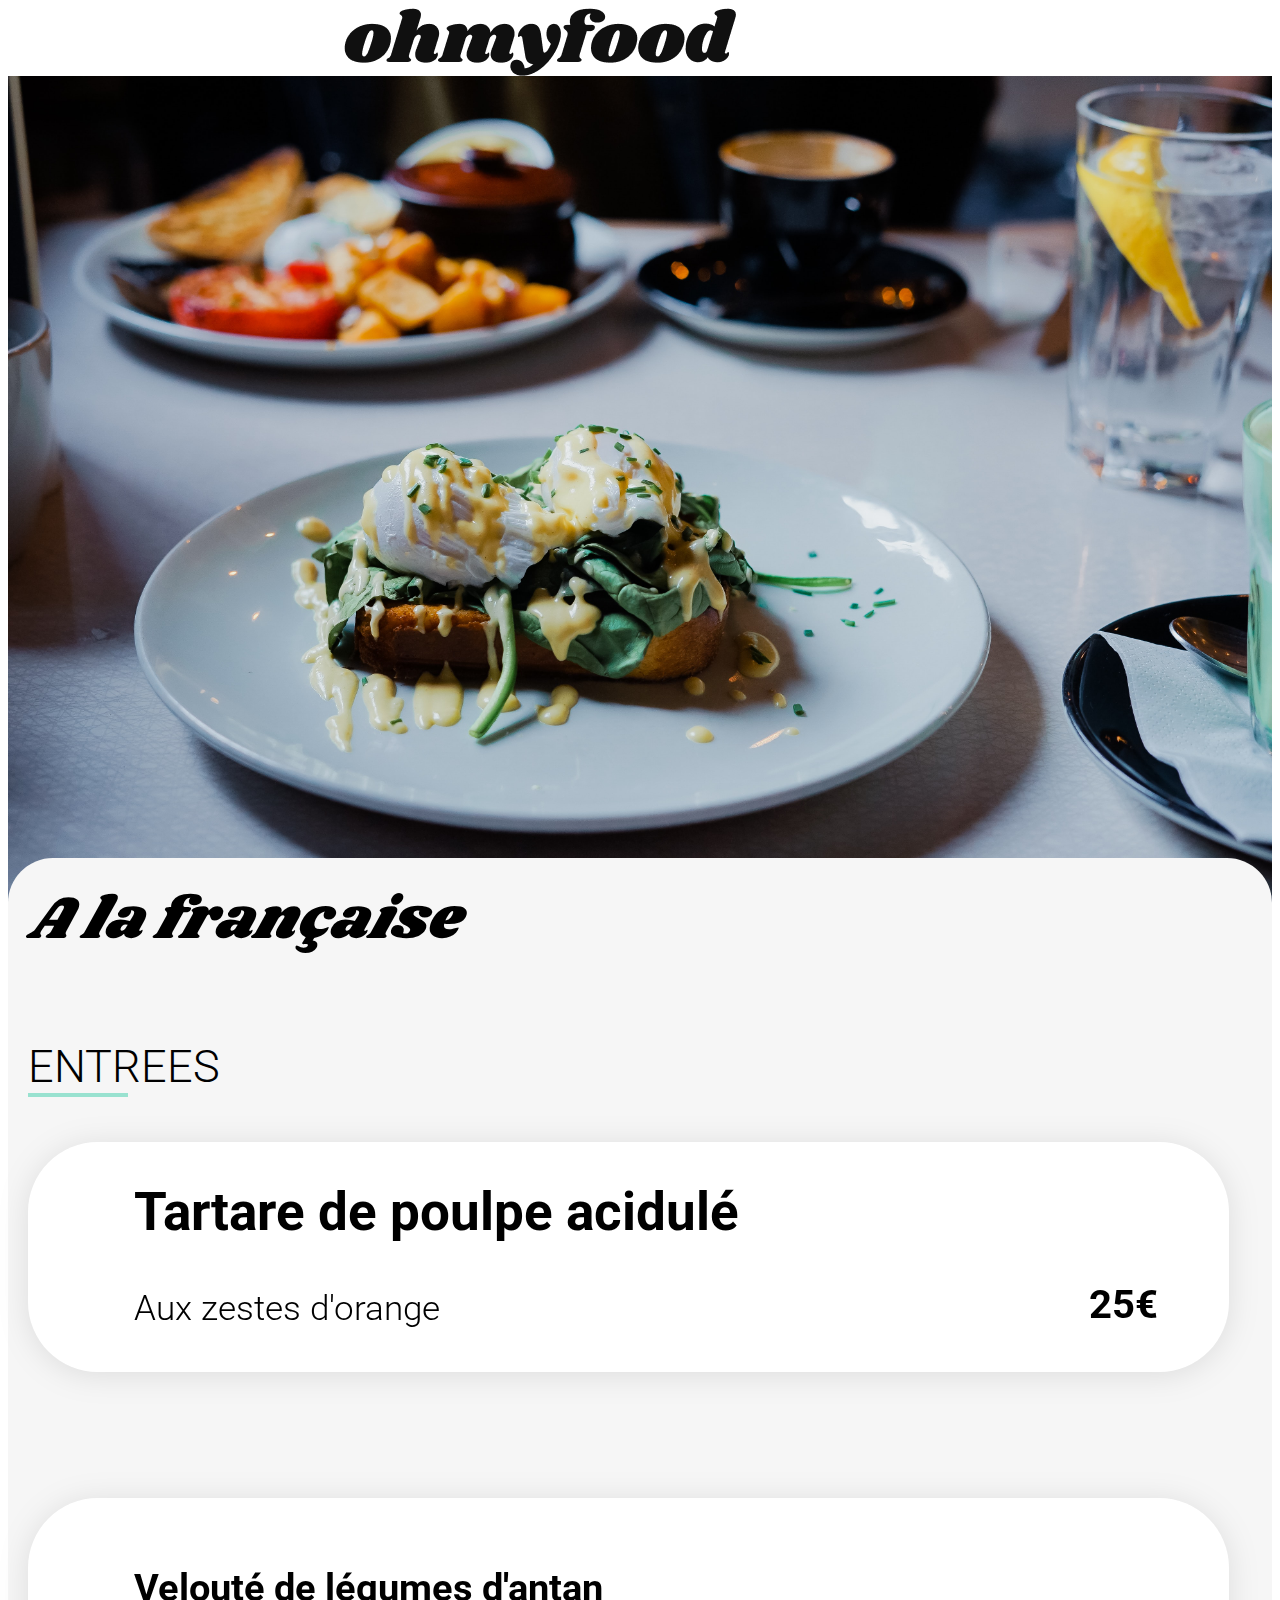
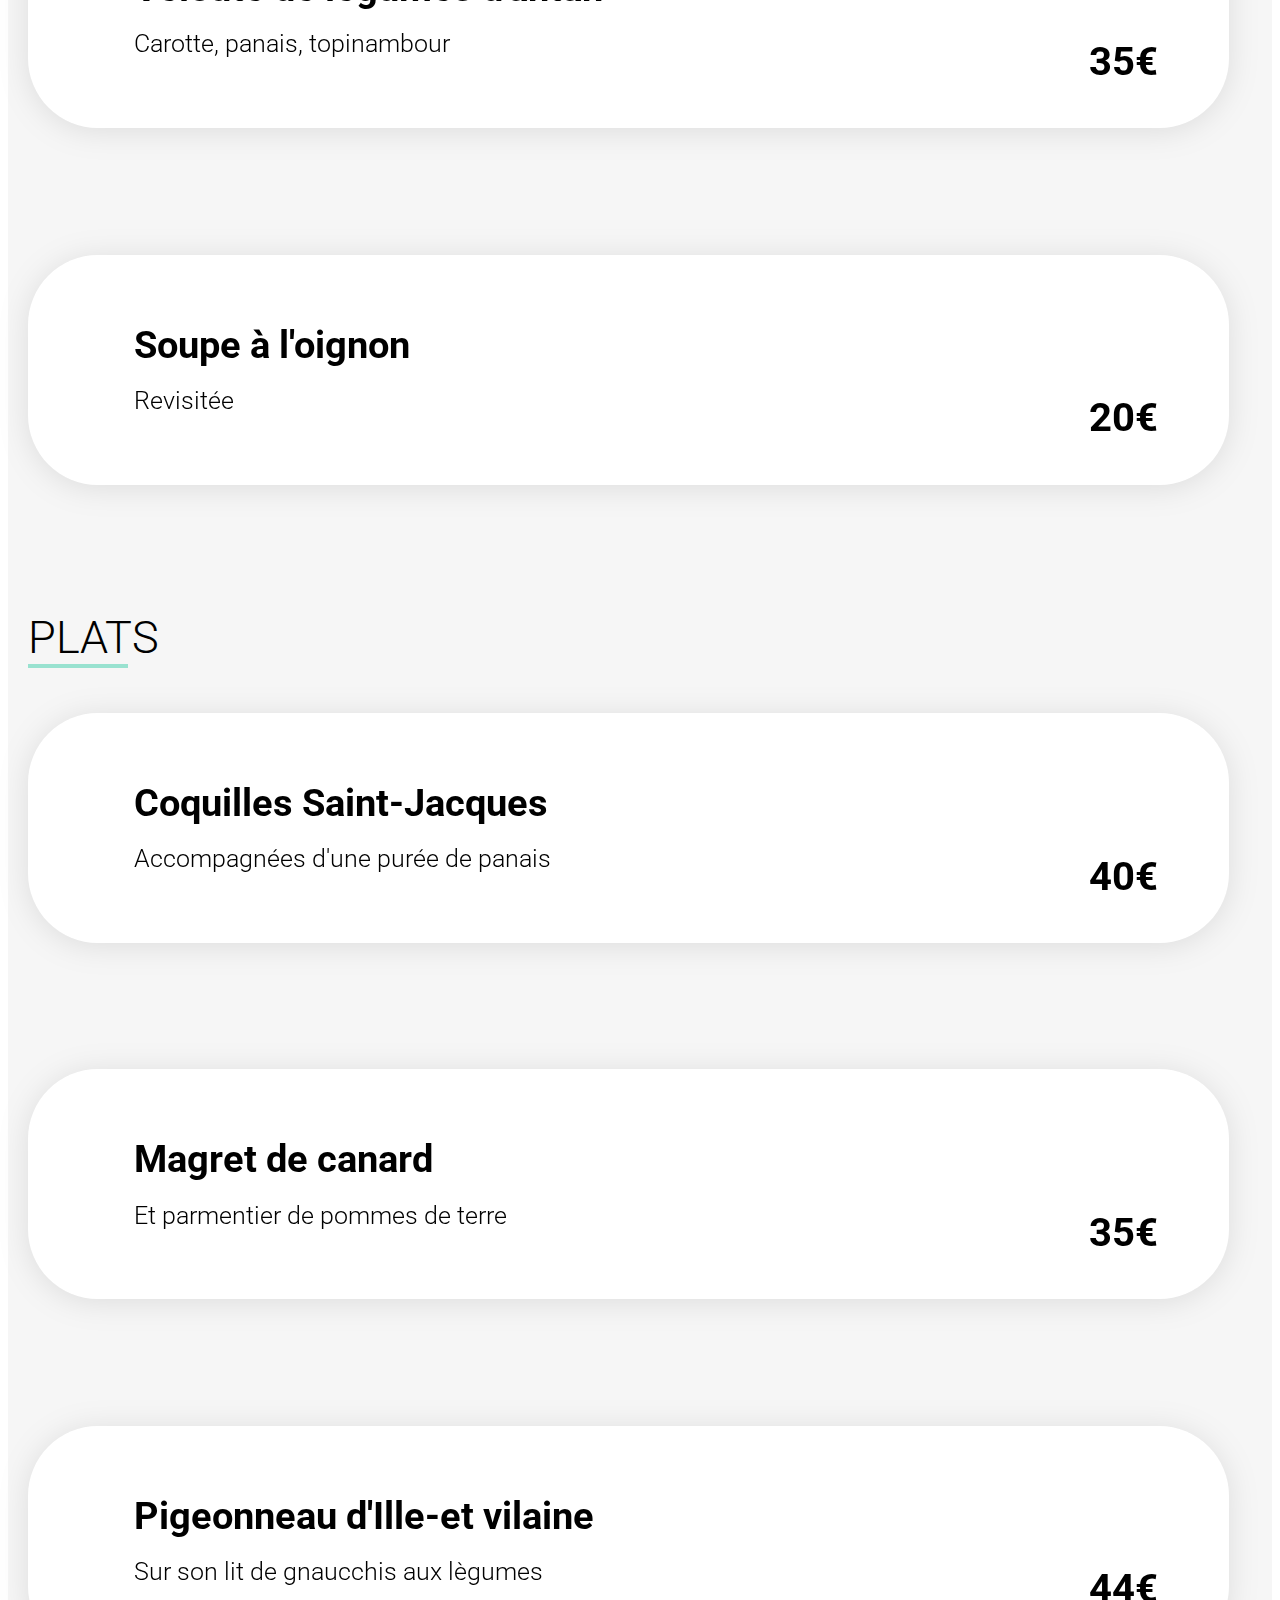
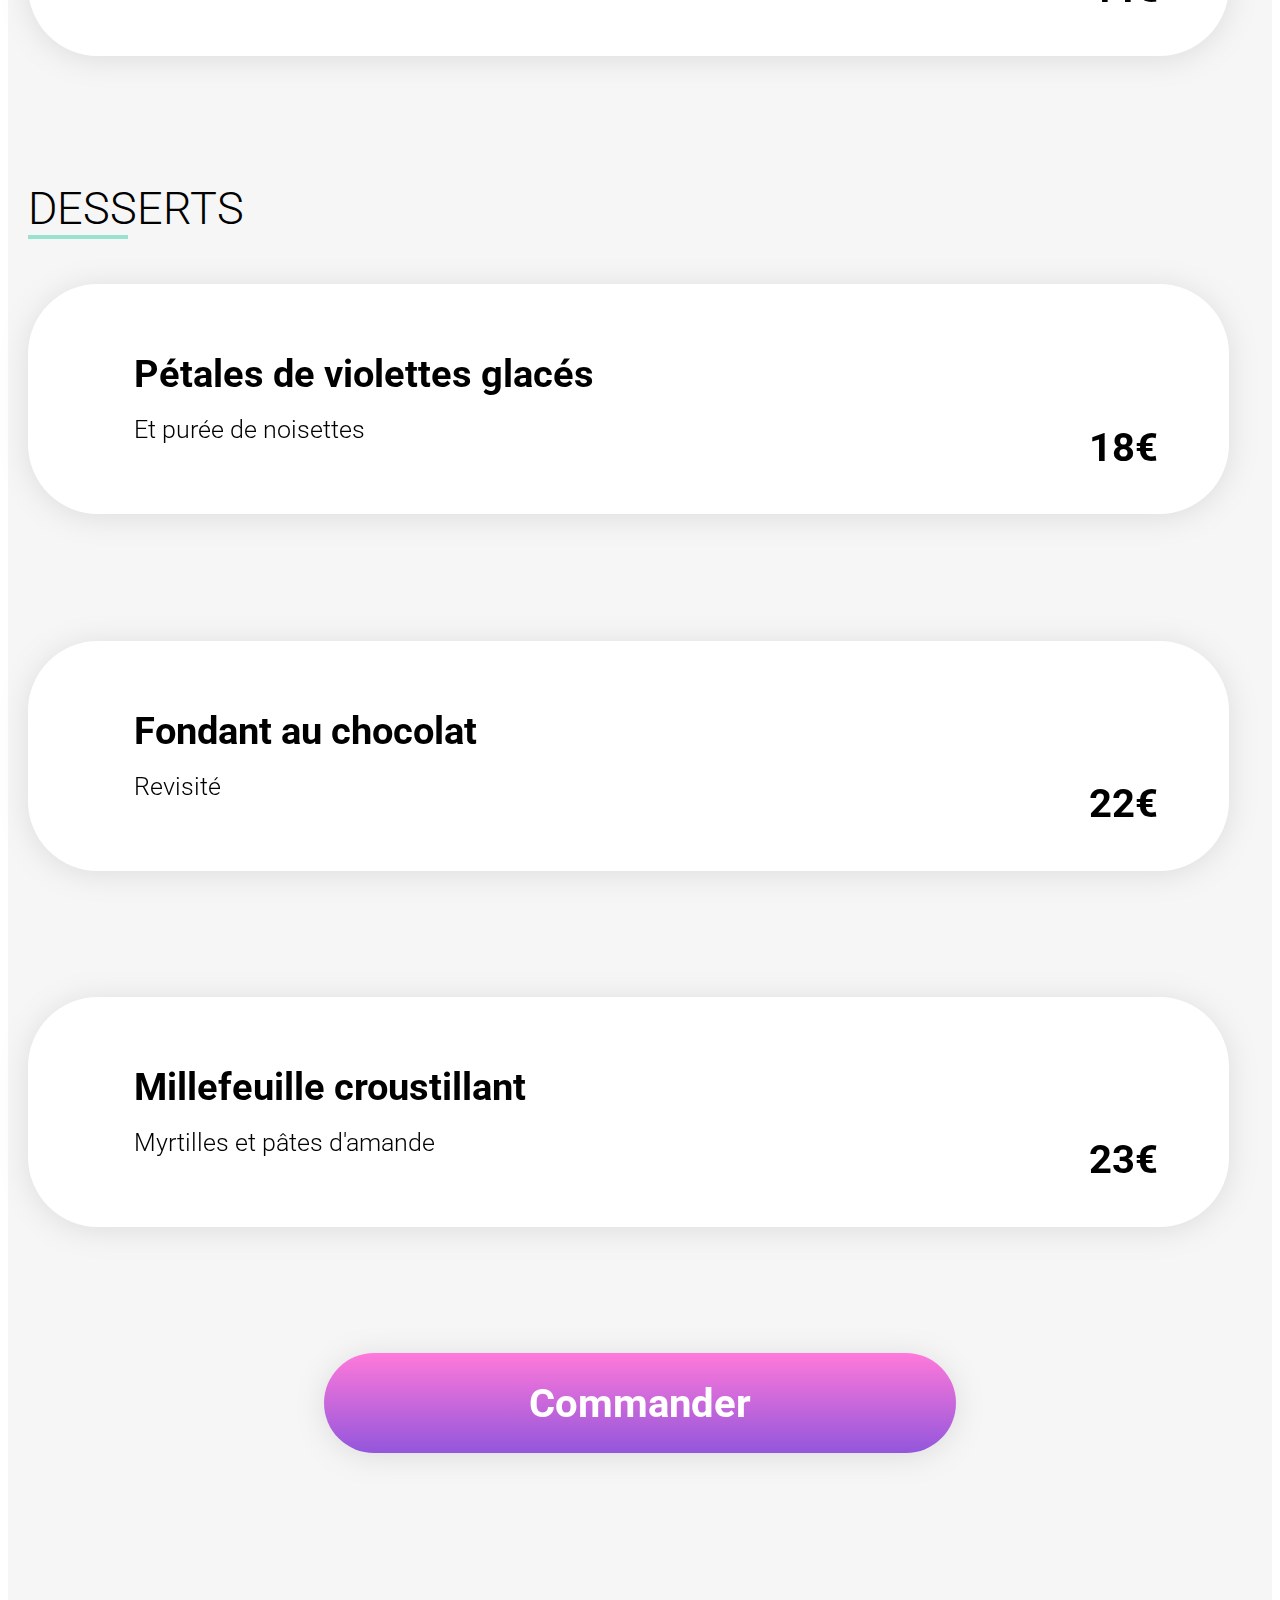
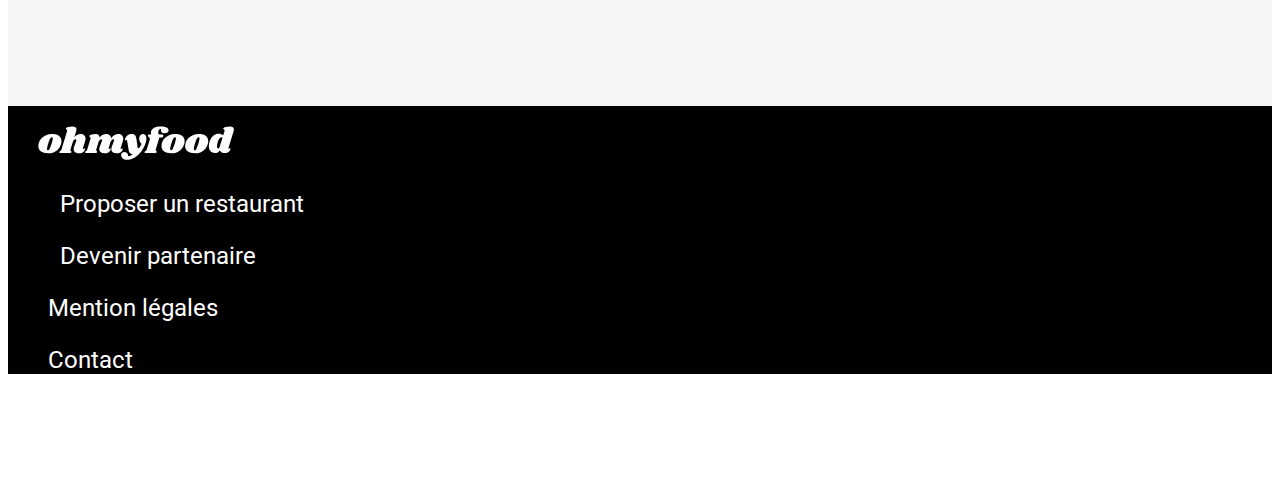
<file: menu/a-la-francaise.html>
<!DOCTYPE html>
<html lang="fr">
<head> 
    <meta charset="UTF-8">
    <title>ohmyfood</title>
    <link href='https://fonts.googleapis.com/css?family=Shrikhand' rel='stylesheet'>
    <link rel="preconnect" href="https://fonts.googleapis.com">
    <link rel="preconnect" href="https://fonts.gstatic.com" crossorigin>
    <link href="https://fonts.googleapis.com/css2?family=Roboto:ital,wght@0,100;0,300;0,400;0,500;0,700;0,900;1,100;1,300;1,400;1,500;1,700;1,900&display=swap" rel="stylesheet">
    <link rel="stylesheet" href="https://cdnjs.cloudflare.com/ajax/libs/font-awesome/6.2.1/css/all.min.css"
         integrity="sha512-MV7K8+y+gLIBoVD59lQIYicR65iaqukzvf/nwasF0nqhPay5w/9lJmVM2hMDcnK1OnMGCdVK+iQrJ7lzPJQd1w=="
         crossorigin="anonymous" referrerpolicy="no-referrer">
    <link rel="stylesheet" href="../css/francaise.css">  
</head>
<body>
<header>
    <div class="logo"><i class="fa-solid fa-arrow-left  flèche"></i><img src="../Images/logo/ohmyfood.png" alt="logo ohmyfood"/></div>
</div>
</header>
<div class="palette"><img src="../Images/restaurants/toa-heftiba-DQKerTsQwi0-unsplash.jpg" alt="Image du menu toa heftiba"/></div>  
<div class="palette-card positioned">
<div>
<h1 class="shrikhand-regular">A la française  <i class="fa-regular fa-heart heart"></i></h1></div>
<p class="titre bordure roboto-regular">ENTREES</p>
<article class="carte">
 <div class="carte-content titre-plat">
<h2>Tartare de poulpe acidulé</h2>
<p class="roboto-regular">Aux zestes d'orange</p></div>
<div class="prix">25€</div>
</article>
<article class="carte">
    <div class="carte-content">
   <h2>Velouté de légumes d'antan</h2>
   <p class="roboto-regular"> Carotte, panais, topinambour</p></div>
   <div class="prix">35€</div>
   </article>
<article class="carte">
    <div class="carte-content">
   <h2>Soupe à l'oignon</h2>
   <p class="roboto-regular">Revisitée</p></div>
   <div class="prix">20€</div>
   </article>
<p class="titre  bordure roboto-regular">PLATS</p>
<article class="carte">
    <div class="carte-content">
   <h2>Coquilles Saint-Jacques</h2>
   <p class="roboto-regular">Accompagnées d'une purée de panais</p></div>
   <div class="prix">40€</div>
   </article>
<article class="carte">
    <div class="carte-content">
   <h2>Magret de canard</h2>
   <p class="roboto-regular">Et parmentier de pommes de terre</p></div>
   <div class="prix">35€</div>
   </article>
<article class="carte">
    <div class="carte-content">
   <h2>Pigeonneau d'Ille-et vilaine</h2>
   <p class="roboto-regular">Sur son lit de gnaucchis aux lègumes</p></div>
   <div class="prix">44€</div>
   </article>
<p class="titre bordure roboto-regular">DESSERTS</p>
<article class="carte">
    <div class="carte-content">
   <h2>Pétales de violettes glacés</h2>
   <p class="roboto-regular">Et purée de noisettes</p></div>
   <div class="prix">18€</div>
   </article>
   <article class="carte">
    <div class="carte-content">
   <h2>Fondant au chocolat</h2>
   <p class="roboto-regular">Revisité</p></div>
   <div class="prix">22€</div>
   </article>
   <article class="carte">
    <div class="carte-content">
   <h2>Millefeuille croustillant</h2>
   <p class="roboto-regular">Myrtilles et pâtes d'amande</p></div>
   <div class="prix">23€</div>
   </article>
<div class="button"> Commander</div>
<footer>
    <div class="footer">
    <div class="logo-footer2"><img src="../Images/logo/ohmyfood@2x.svg" alt="logo ohmyfood"/></div>
<div class="Liens" >
    <font size="5pt">
    <p><i class="fa-solid fa-utensils"></i>&nbsp; Proposer un restaurant</p>
    <p><i class="fa-solid fa-handshake-angle"></i>&nbsp; Devenir partenaire</p>
    <p>Mention légales</p>
    <p>Contact</p>
</font>
</div>
</div>
</footer>
</div>
</body>
</html>
</file>
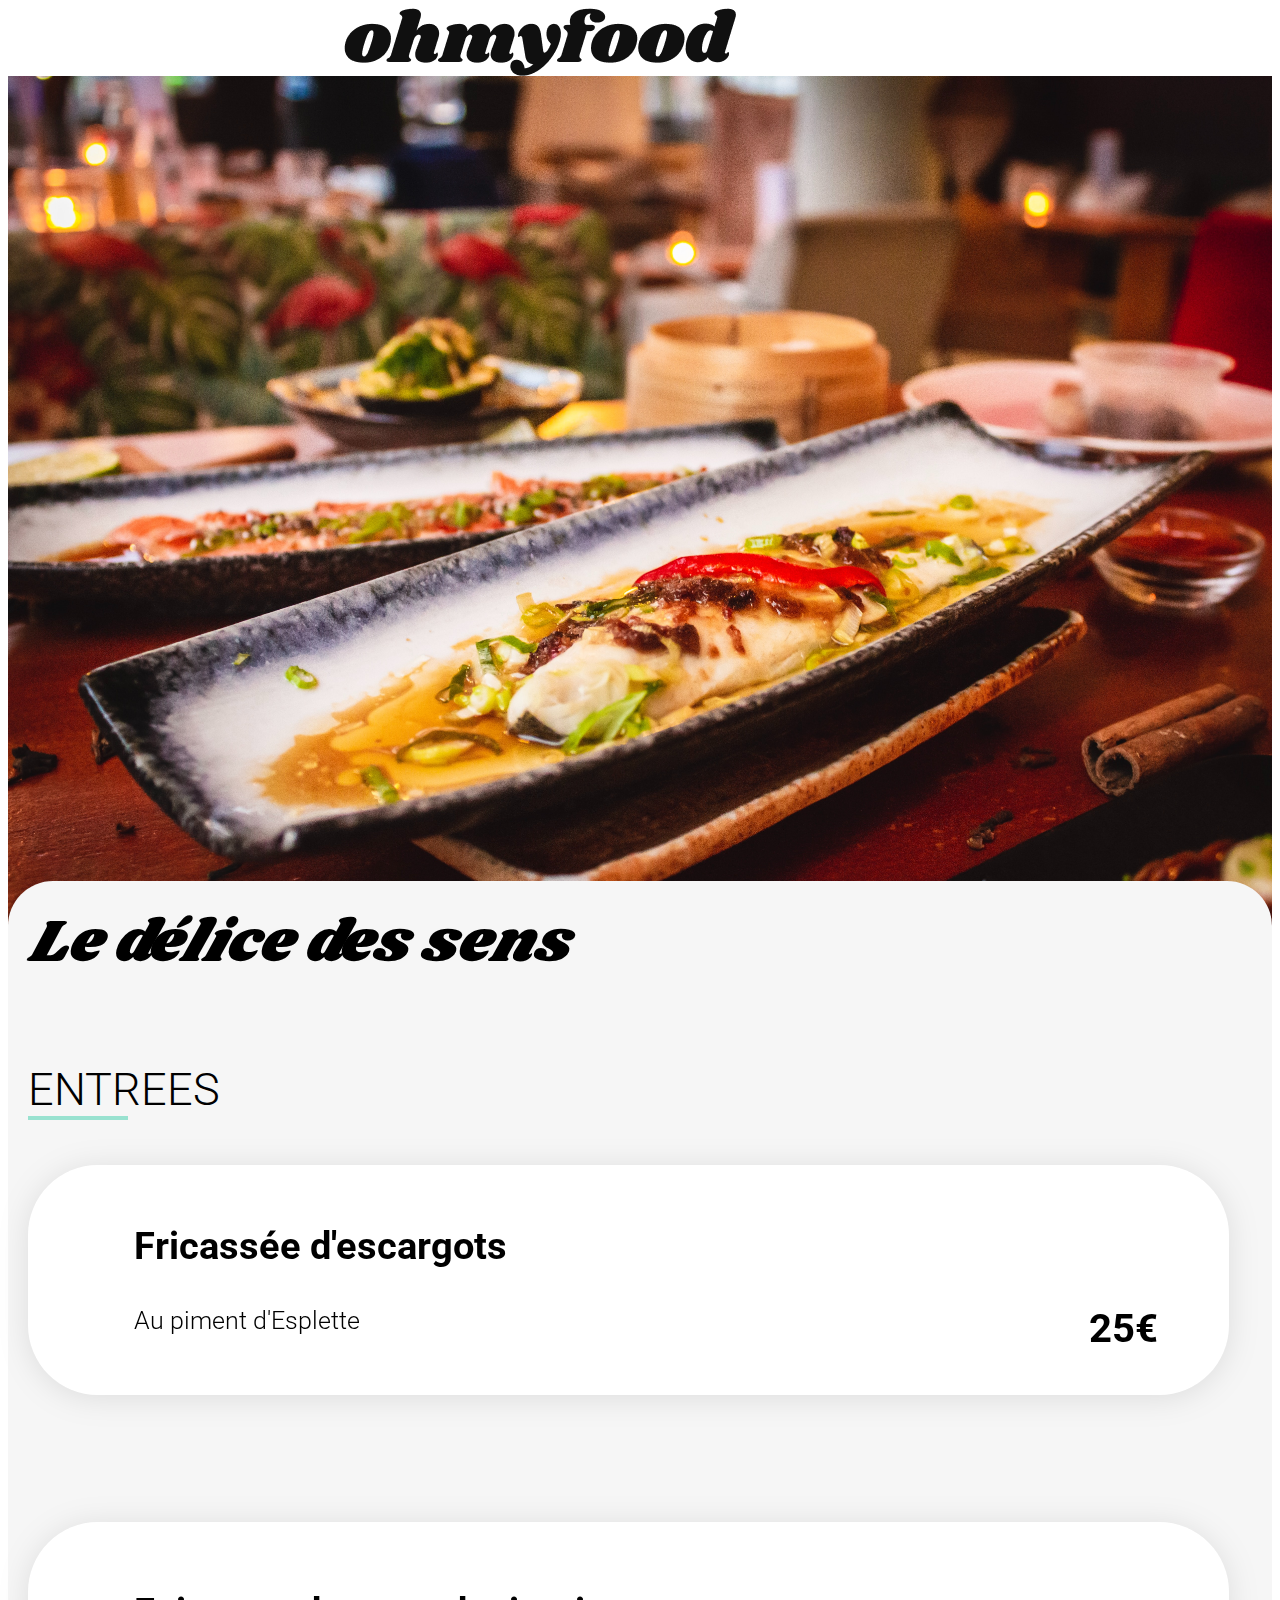
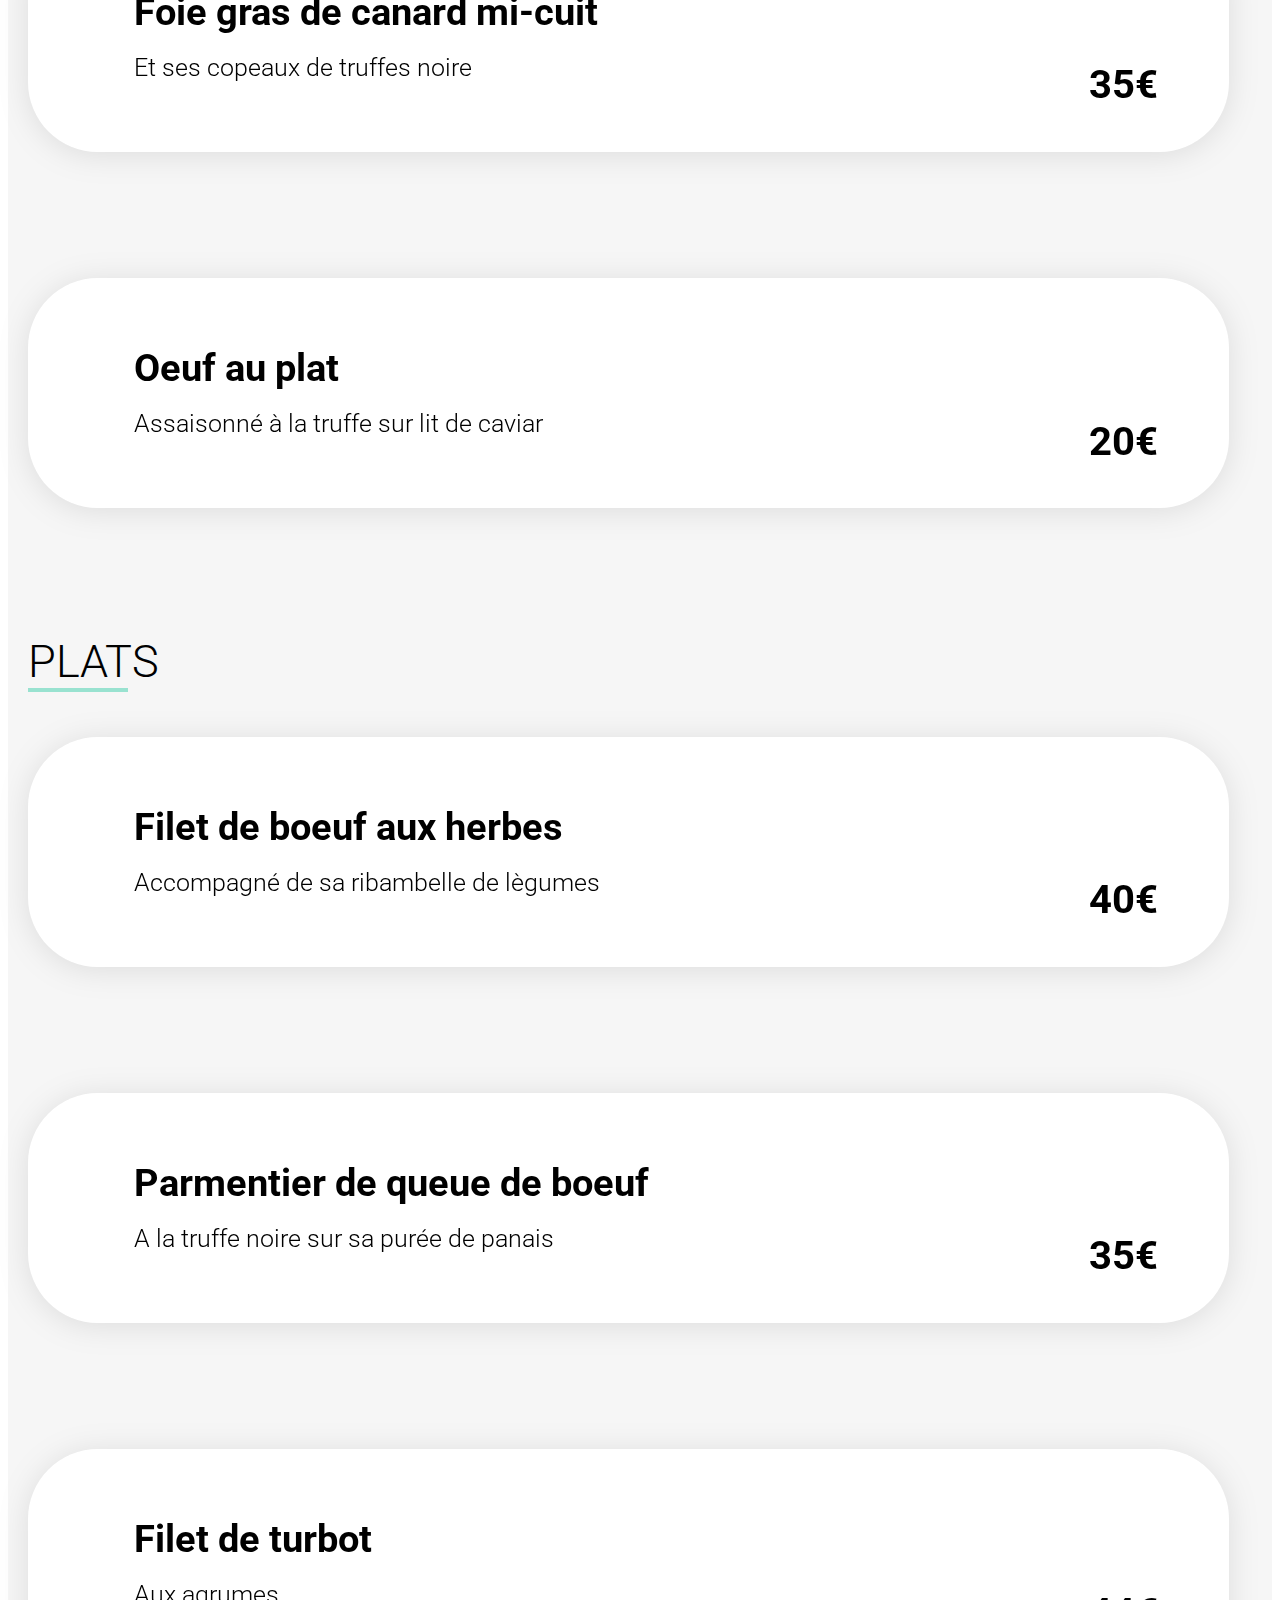
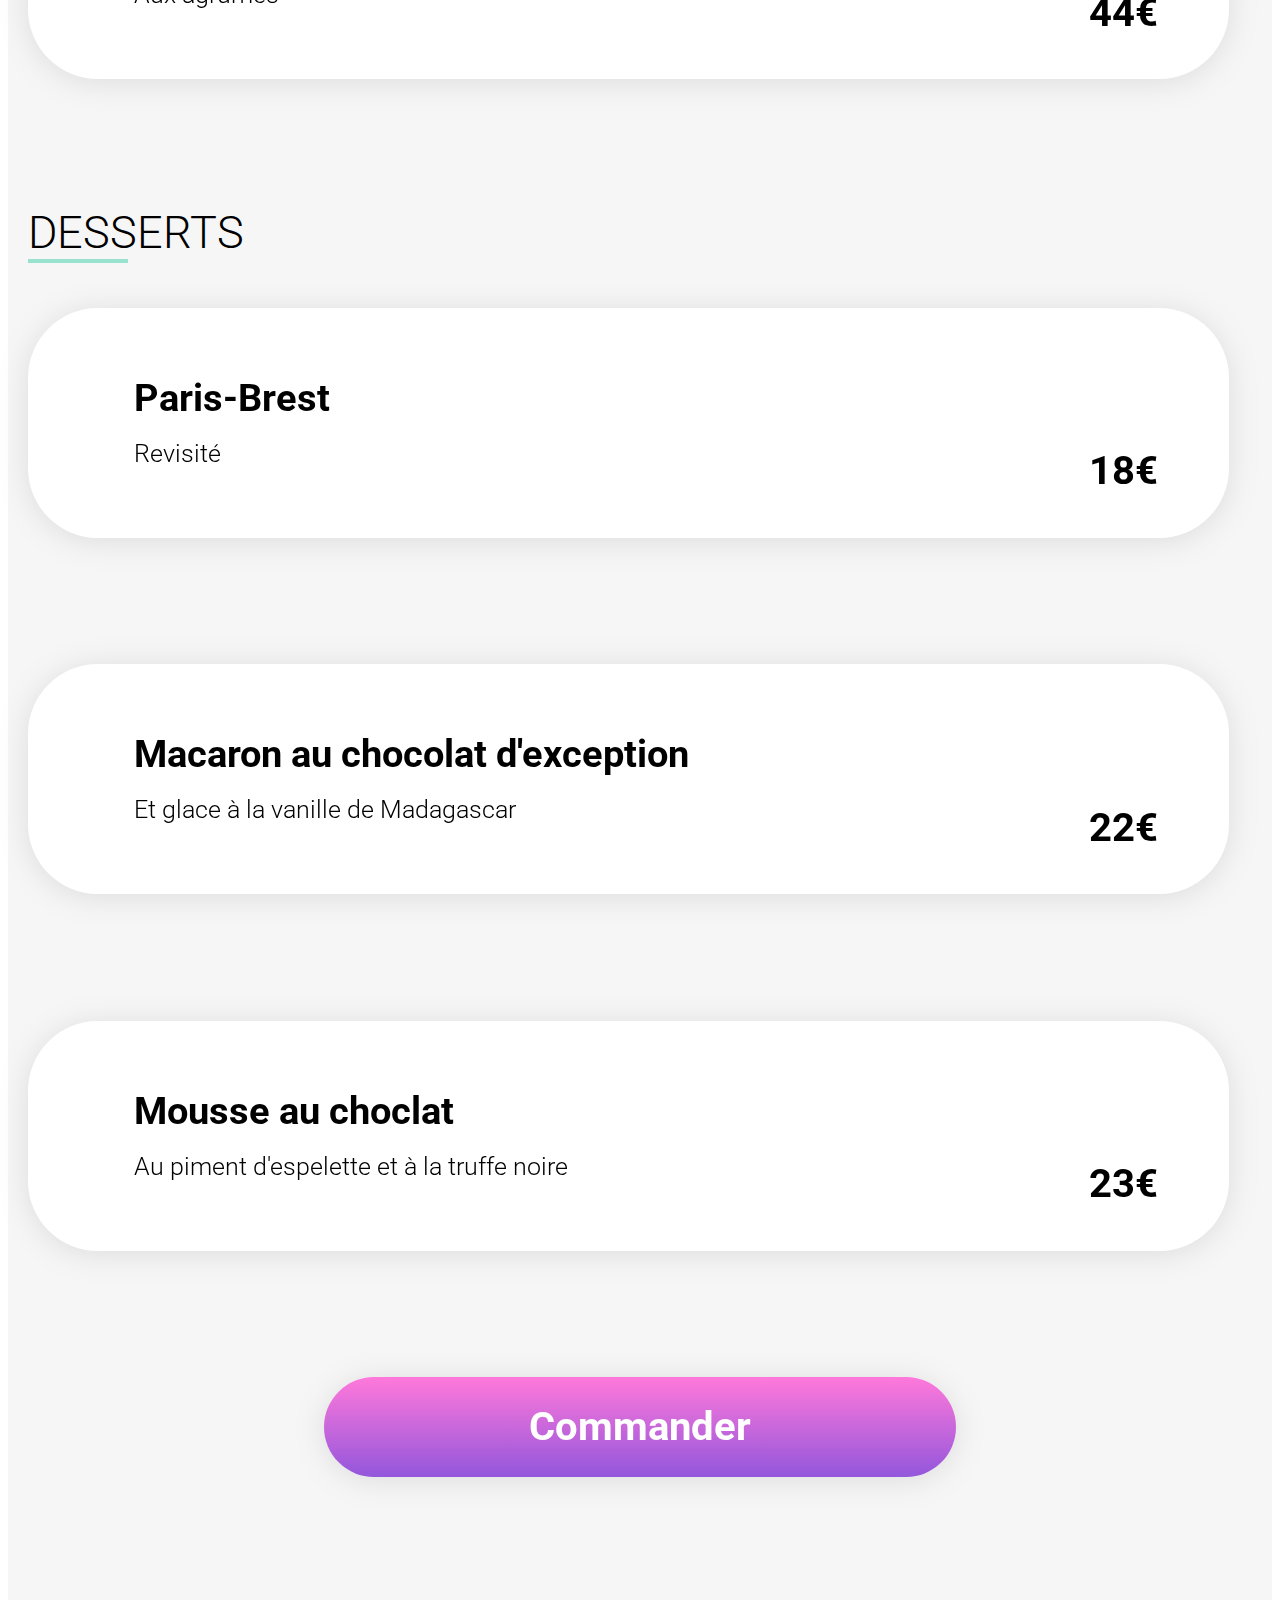
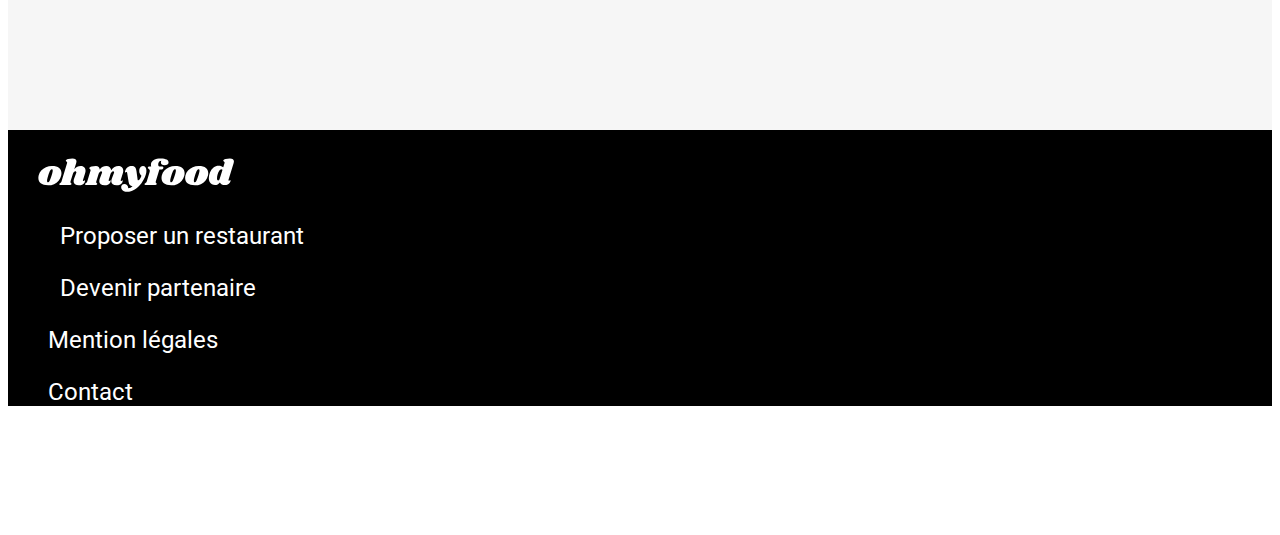
<file: menu/menu-delice-des-sens.html>
<!DOCTYPE html>
<html lang="fr">
<head> 
    <meta charset="UTF-8">
    <title>ohmyfood</title>
    <link href='https://fonts.googleapis.com/css?family=Shrikhand' rel='stylesheet'>
    <link rel="preconnect" href="https://fonts.googleapis.com">
    <link rel="preconnect" href="https://fonts.gstatic.com" crossorigin>
    <link href="https://fonts.googleapis.com/css2?family=Roboto:ital,wght@0,100;0,300;0,400;0,500;0,700;0,900;1,100;1,300;1,400;1,500;1,700;1,900&display=swap" rel="stylesheet">
    <link rel="stylesheet" href="https://cdnjs.cloudflare.com/ajax/libs/font-awesome/6.2.1/css/all.min.css"
         integrity="sha512-MV7K8+y+gLIBoVD59lQIYicR65iaqukzvf/nwasF0nqhPay5w/9lJmVM2hMDcnK1OnMGCdVK+iQrJ7lzPJQd1w=="
         crossorigin="anonymous" referrerpolicy="no-referrer">
    <link rel="stylesheet" href="../css/delice.css">  
</head>
<body>
<header>
    <div class="logo"><i class="fa-solid fa-arrow-left  flèche"></i><img src="../Images/logo/ohmyfood.png" alt="logo ohmyfood"/></div>
</div>
</header>
<div class="palette"><img src="../Images/restaurants/louis-hansel-shotsoflouis-qNBGVyOCY8Q-unsplash.jpg" alt="Image du menu toa heftiba"/></div>  
<div class="palette-card positioned">
<div>
<h1 class="shrikhand-regular">Le délice des sens  <i class="fa-regular fa-heart heart"></i></h1></div>
<h3 class="titre bordure roboto-regular">ENTREES</h3>
<article class="carte">
 <div class="carte-content titre-plat">
<h2>Fricassée d'escargots</h2>
<p class="roboto-regular">Au piment d'Esplette</p></div>
<div class="prix">25€</div>
</article>
<article class="carte">
    <div class="carte-content">
   <h2> Foie gras de canard mi-cuit</h2>
   <p class="roboto-regular"> Et ses copeaux de truffes noire</p></div>
   <div class="prix">35€</div>
   </article>
   <article class="carte">
    <div class="carte-content">
   <h2>Oeuf au plat</h2>
   <p class="roboto-regular">Assaisonné à la truffe sur lit de caviar</p></div>
   <div class="prix">20€</div>
   </article>
<h3 class="titre bordure roboto-regular">PLATS</h3>
<article class="carte">
    <div class="carte-content">
   <h2>Filet de boeuf aux herbes</h2>
   <p class="roboto-regular">Accompagné de sa ribambelle de lègumes</p></div>
   <div class="prix">40€</div>
   </article>
<article class="carte">
    <div class="carte-content">
   <h2>Parmentier de queue de boeuf</h2>
   <p class="roboto-regular">A la truffe noire sur sa purée de panais</p></div>
   <div class="prix">35€</div>
   </article>
<article class="carte">
    <div class="carte-content">
   <h2>Filet de turbot</h2>
   <p class="roboto-regular">Aux agrumes</p></div>
   <div class="prix">44€</div>
   </article>
<h3 class="titre bordure roboto-regular">DESSERTS</h3>
<article class="carte">
    <div class="carte-content">
   <h2>Paris-Brest</h2>
   <p class="roboto-regular">Revisité</p></div>
   <div class="prix">18€</div>
   </article>
   <article class="carte">
    <div class="carte-content">
   <h2>Macaron au chocolat d'exception</h2>
   <p class="roboto-regular">Et glace à la vanille de Madagascar</p></div>
   <div class="prix">22€</div>
   </article>
   <article class="carte">
    <div class="carte-content">
   <h2>Mousse au choclat</h2>
   <p class="roboto-regular">Au piment d'espelette et à la truffe noire</p></div>
   <div class="prix">23€</div>
   </article>
<div class="button"> Commander</div>
<footer>
    <div class="footer">
    <div class="logo-footer2"><img src="../Images/logo/ohmyfood@2x.svg" alt="logo ohmyfood"/></div>
<div class="Liens" >
    <font size="5pt">
    <p><i class="fa-solid fa-utensils"></i>&nbsp; Proposer un restaurant</p>
    <p><i class="fa-solid fa-handshake-angle"></i>&nbsp; Devenir partenaire</p>
    <p>Mention légales</p>
    <p>Contact</p>
</font>
</div>
</div>
</footer>
</div>
</body>
</html>
</file>
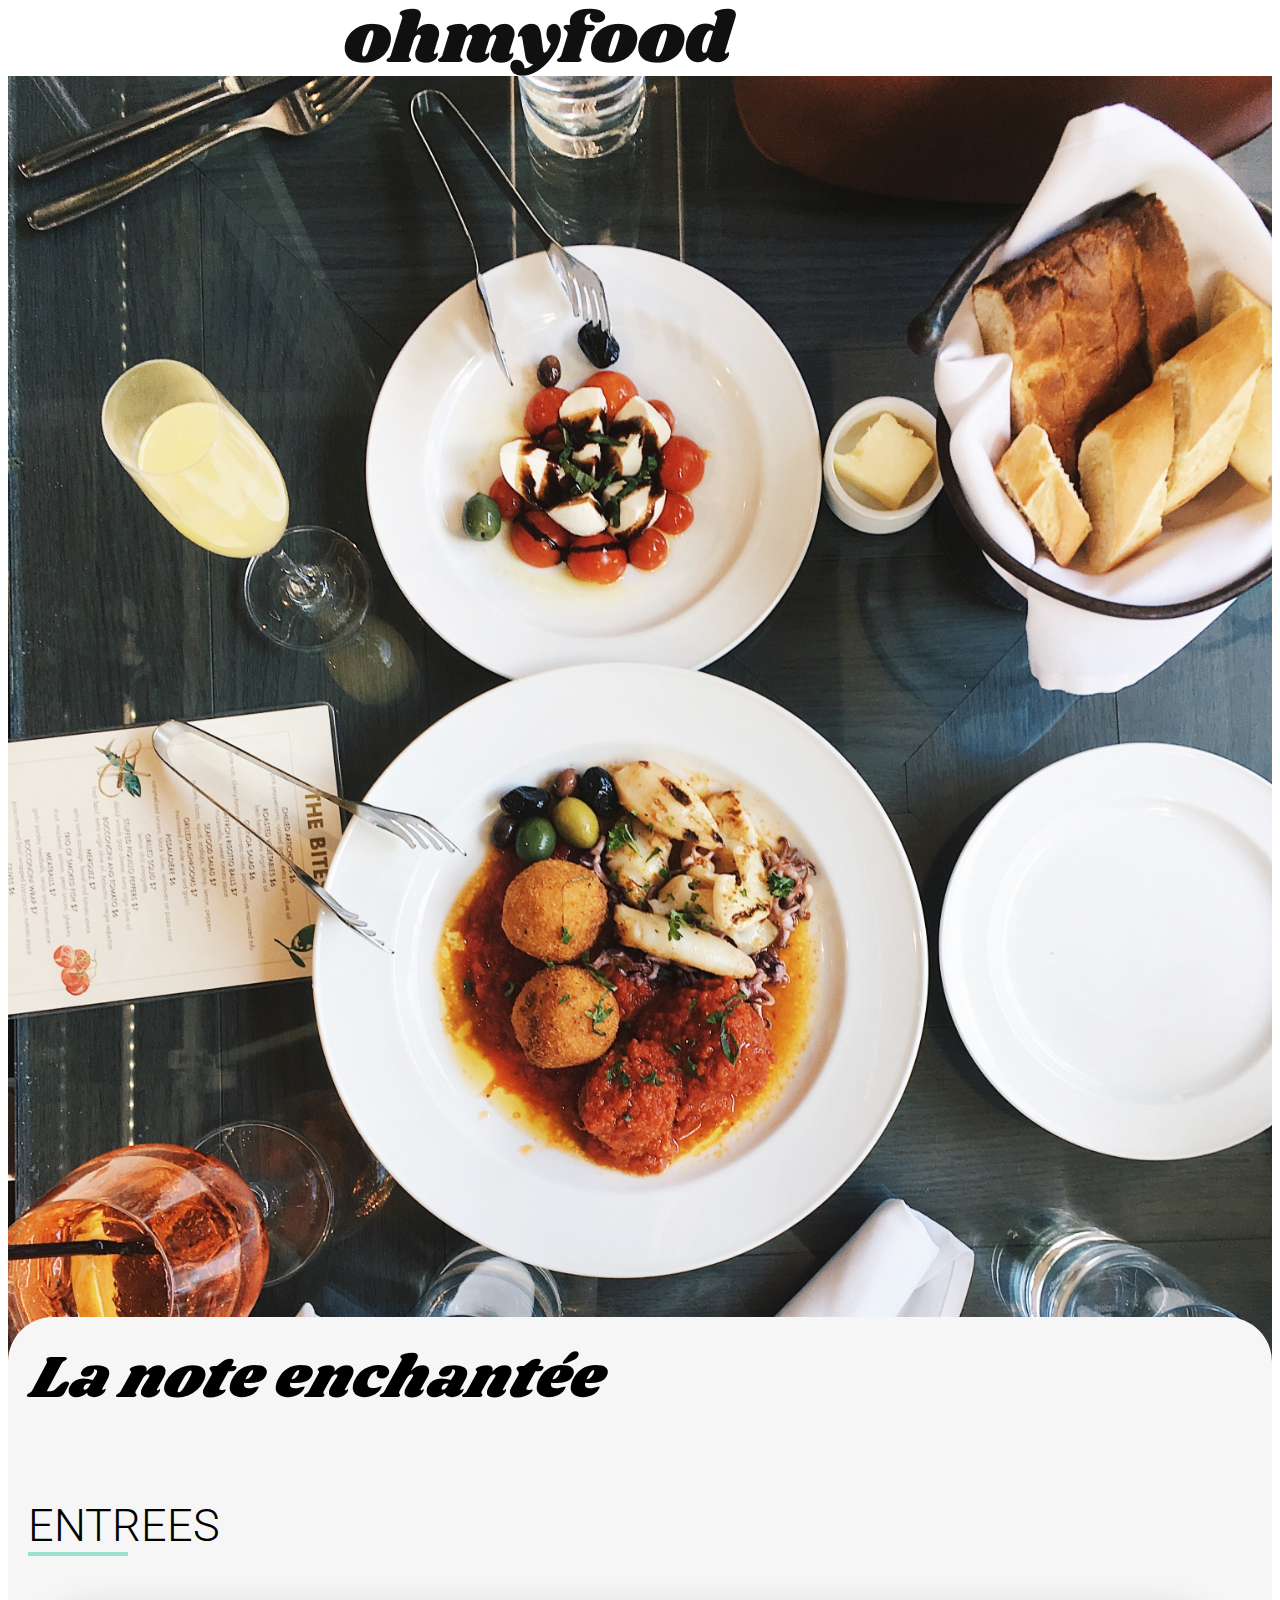
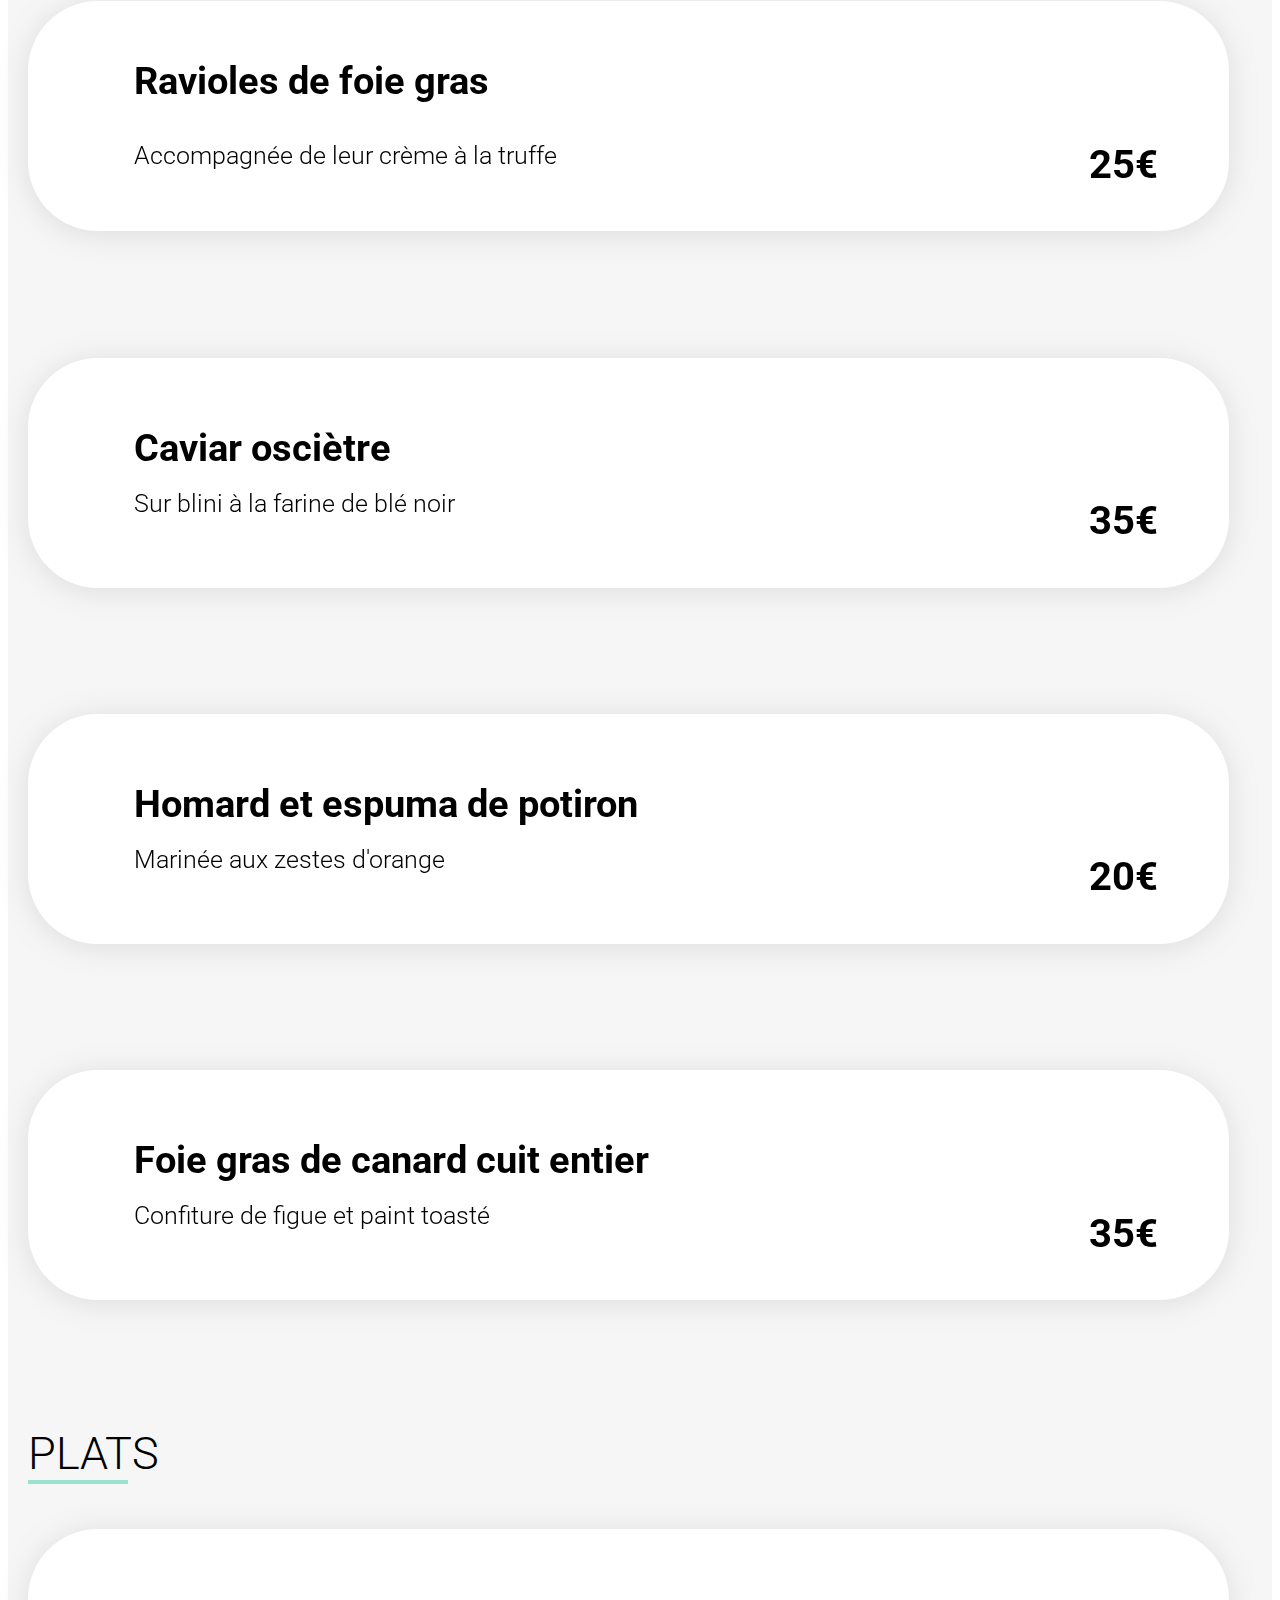
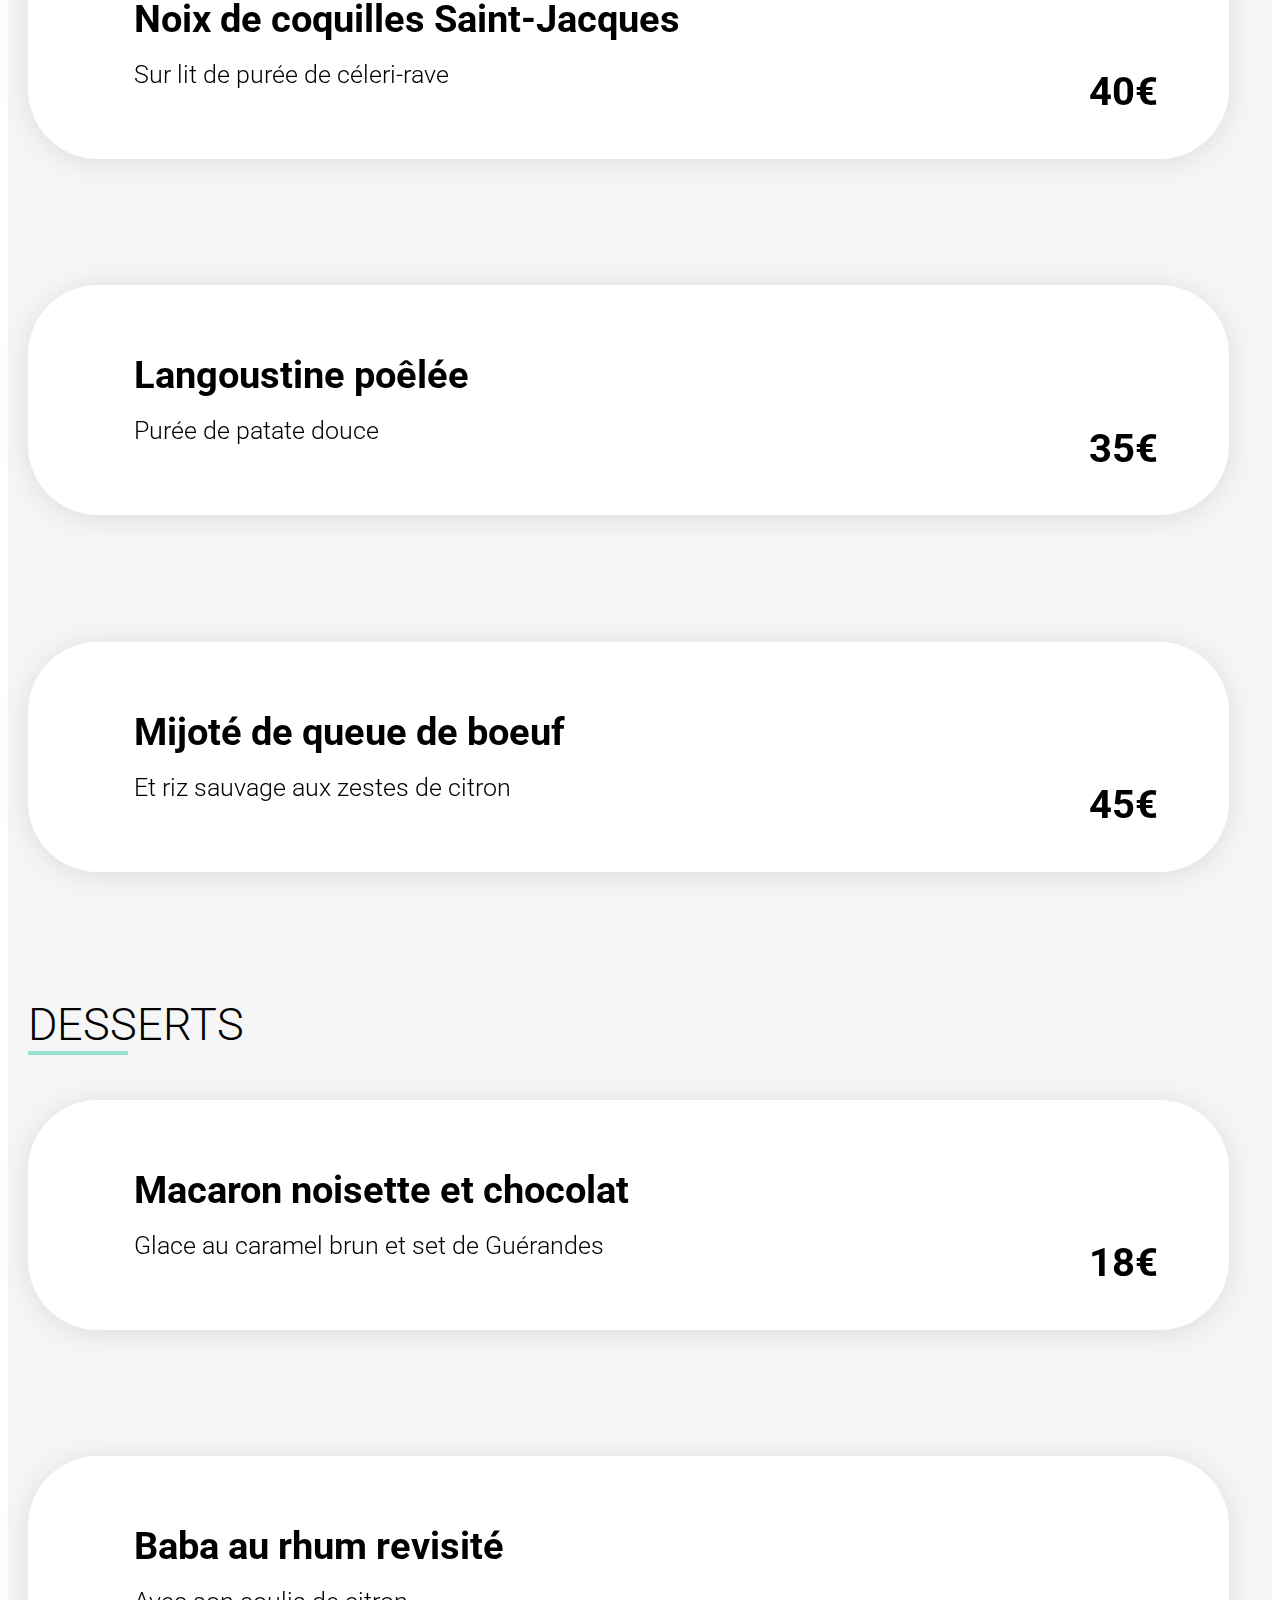
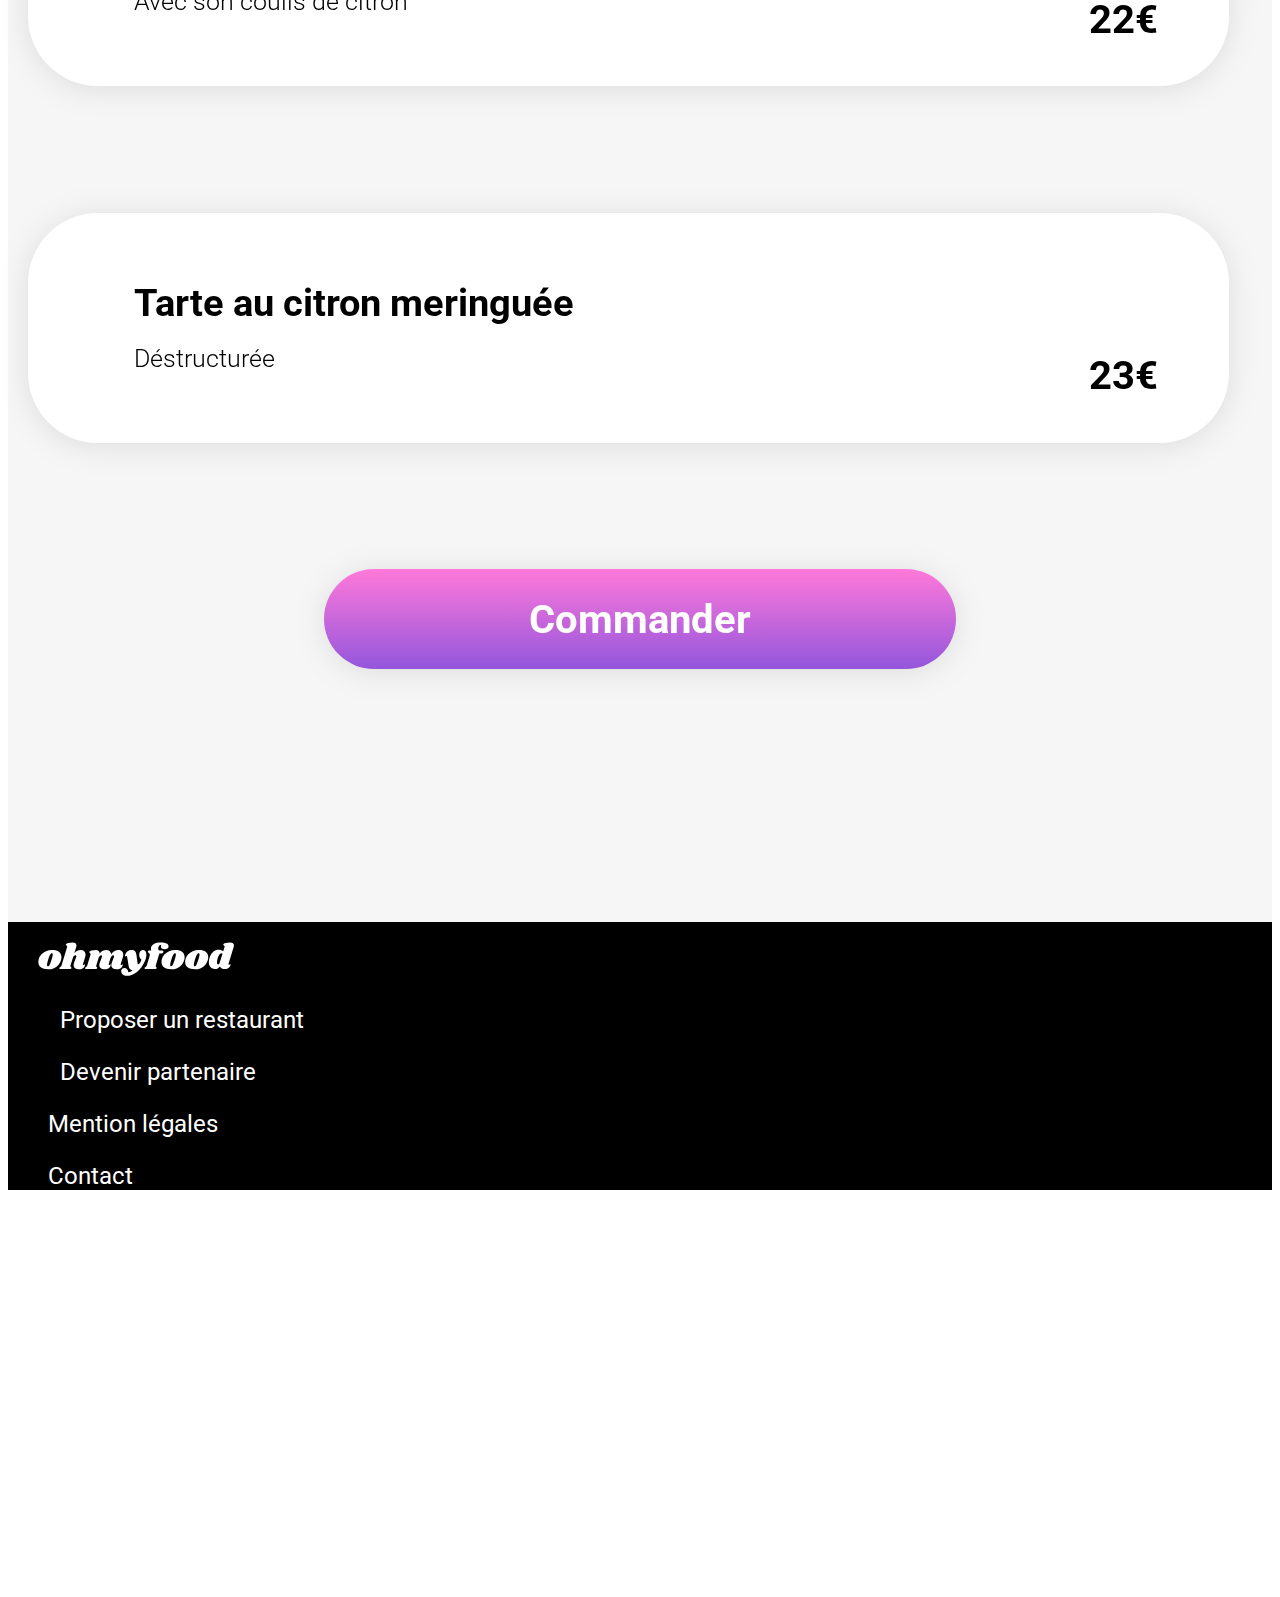
<file: menu/menu-note-enchante.html>
<!DOCTYPE html>
<html lang="fr">
<head> 
    <meta charset="UTF-8">
    <title>ohmyfood</title>
    <link href='https://fonts.googleapis.com/css?family=Shrikhand' rel='stylesheet'>
    <link rel="preconnect" href="https://fonts.googleapis.com">
    <link rel="preconnect" href="https://fonts.gstatic.com" crossorigin>
    <link href="https://fonts.googleapis.com/css2?family=Roboto:ital,wght@0,100;0,300;0,400;0,500;0,700;0,900;1,100;1,300;1,400;1,500;1,700;1,900&display=swap" rel="stylesheet">
    <link rel="stylesheet" href="https://cdnjs.cloudflare.com/ajax/libs/font-awesome/6.2.1/css/all.min.css"
         integrity="sha512-MV7K8+y+gLIBoVD59lQIYicR65iaqukzvf/nwasF0nqhPay5w/9lJmVM2hMDcnK1OnMGCdVK+iQrJ7lzPJQd1w=="
         crossorigin="anonymous" referrerpolicy="no-referrer">
    <link rel="stylesheet" href="../css/note.css">  
</head>
<body>
<header>
    <div class="logo"><i class="fa-solid fa-arrow-left  flèche"></i><img src="../Images/logo/ohmyfood.png" alt="logo ohmyfood"/></div>
</div>
</header>
<div class="palette"><img src="../Images/restaurants/stil-u2Lp8tXIcjw-unsplash.jpg" alt="Image du menu toa heftiba"/></div>  
<div class="palette-card positioned">
<div>
<h1 class="shrikhand-regular">La note enchantée  <i class="fa-regular fa-heart heart"></i></h1></div>
<h3 class="titre bordure roboto-regular ">ENTREES</h3>
<article class="carte">
 <div class="carte-content titre-plat">
<h2>Ravioles de foie gras</h2>
<p class="roboto-regular">Accompagnée de leur crème à la truffe</p></div>
<div class="prix">25€</div>
</article>
<article class="carte">
    <div class="carte-content">
   <h2>Caviar osciètre</h2>
   <p class="roboto-regular"> Sur blini à la farine de blé noir</p></div>
   <div class="prix">35€</div>
   </article>
<article class="carte">
    <div class="carte-content">
   <h2>Homard et espuma de potiron</h2>
   <p class="roboto-regular">Marinée aux zestes d'orange</p></div>
   <div class="prix">20€</div>
   </article>
   <article class="carte">
    <div class="carte-content">
   <h2>Foie gras de canard cuit entier</h2>
   <p class="roboto-regular">Confiture de figue et paint toasté</p></div>
   <div class="prix">35€</div>
   </article>
<h3 class="titre bordure roboto-regular">PLATS</h3>
<article class="carte">
    <div class="carte-content">
   <h2>Noix de coquilles Saint-Jacques</h2>
   <p class="roboto-regular">Sur lit de purée de céleri-rave</p></div>
   <div class="prix">40€</div>
   </article>
<article class="carte">
    <div class="carte-content">
   <h2>Langoustine poêlée</h2>
   <p class="roboto-regular">Purée de patate douce</p></div>
   <div class="prix">35€</div>
   </article>
<article class="carte">
    <div class="carte-content">
   <h2>Mijoté de queue de boeuf</h2>
   <p class="roboto-regular">Et riz sauvage aux zestes de citron</p></div>
   <div class="prix">45€</div>
   </article>
<h3 class="titre bordure roboto-regular">DESSERTS</h3>
<article class="carte">
    <div class="carte-content">
   <h2>Macaron noisette et chocolat</h2>
   <p class="roboto-regular">Glace au caramel brun et set de Guérandes</p></div>
   <div class="prix">18€</div>
   </article>
   <article class="carte">
    <div class="carte-content">
   <h2>Baba au rhum revisité</h2>
   <p class="roboto-regular">Avec son coulis de citron</p></div>
   <div class="prix">22€</div>
   </article>
   <article class="carte">
    <div class="carte-content">
   <h2>Tarte au citron meringuée</h2>
   <p class="roboto-regular">Déstructurée</p></div>
   <div class="prix">23€</div>
   </article>
<div class="button"> Commander</div>
<footer>
    <div class="footer">
    <div class="logo-footer2"><img src="../Images/logo/ohmyfood@2x.svg" alt="logo ohmyfood"/></div>
<div class="Liens" >
    <font size="5pt">
    <p><i class="fa-solid fa-utensils"></i>&nbsp; Proposer un restaurant</p>
    <p><i class="fa-solid fa-handshake-angle"></i>&nbsp; Devenir partenaire</p>
    <p>Mention légales</p>
    <p>Contact</p>
</font>
</div>
</div>
</footer>
</div>
</body>
</html>
</file>
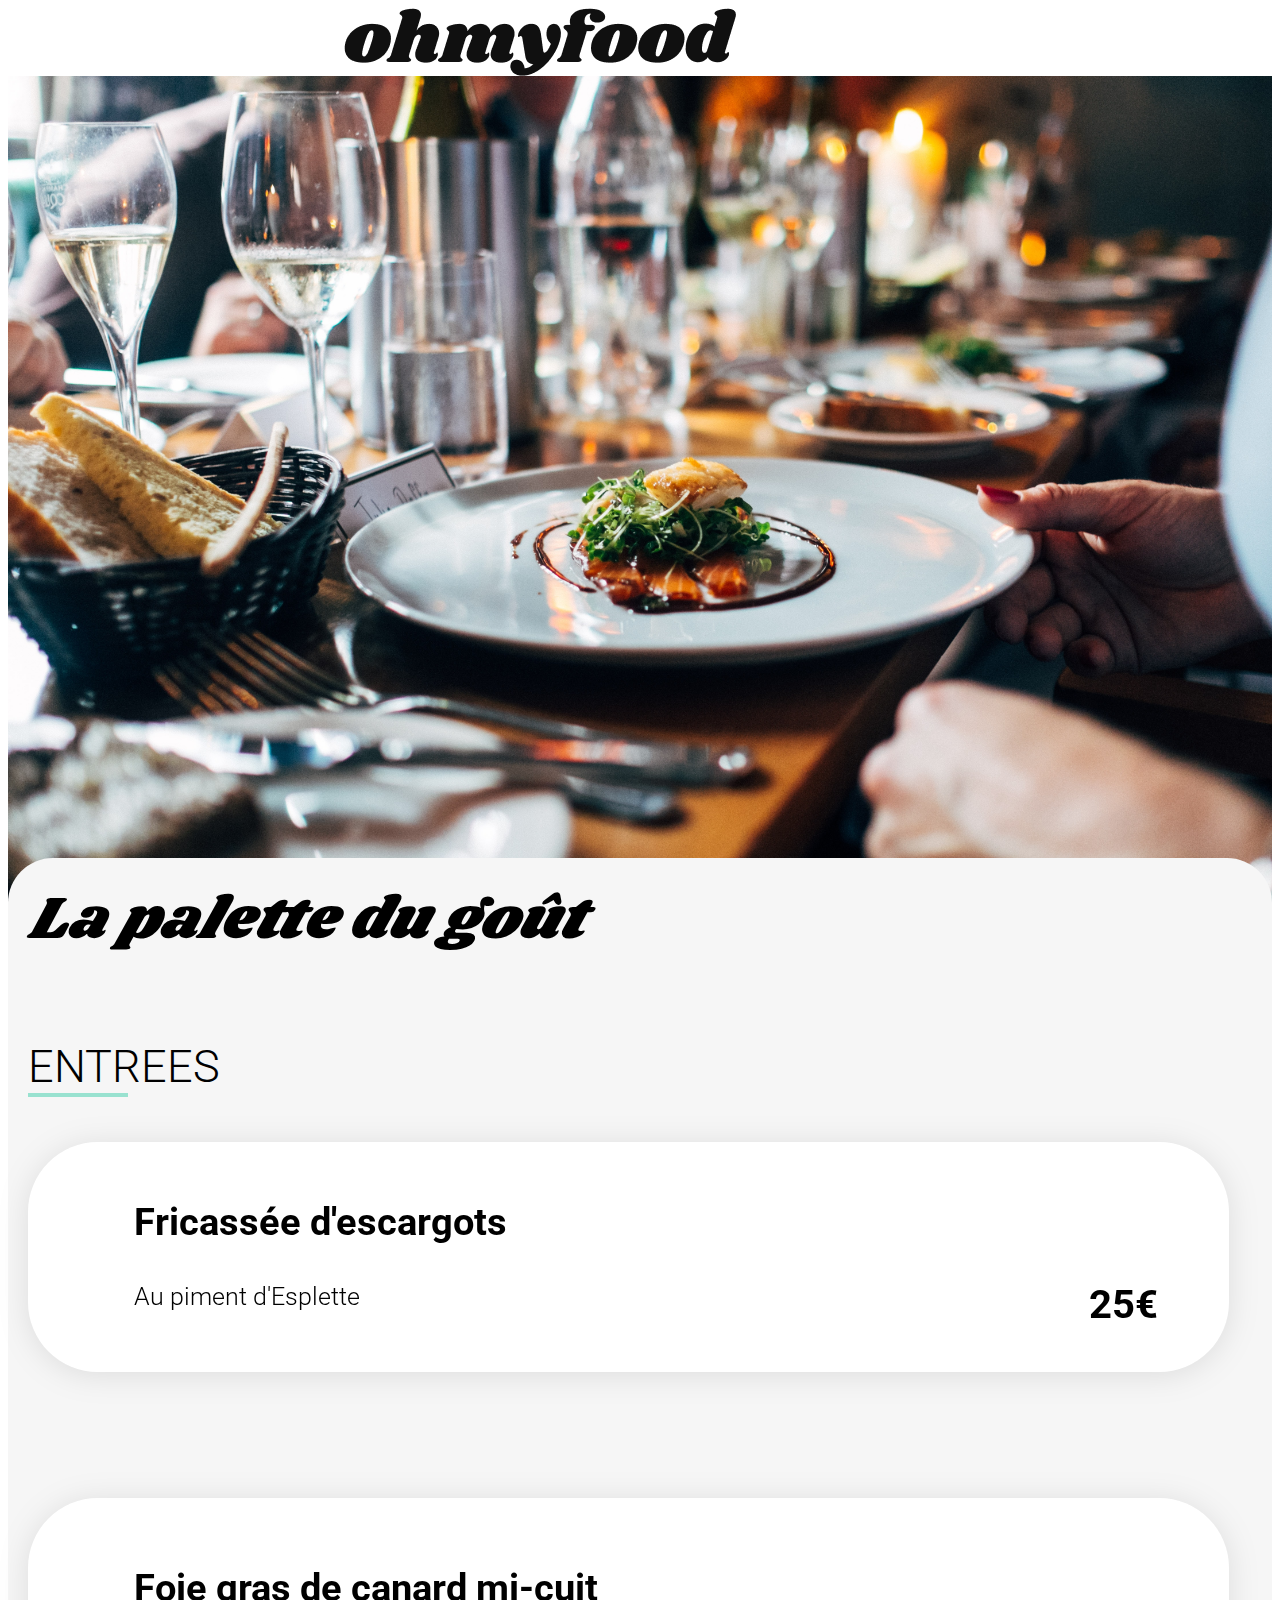
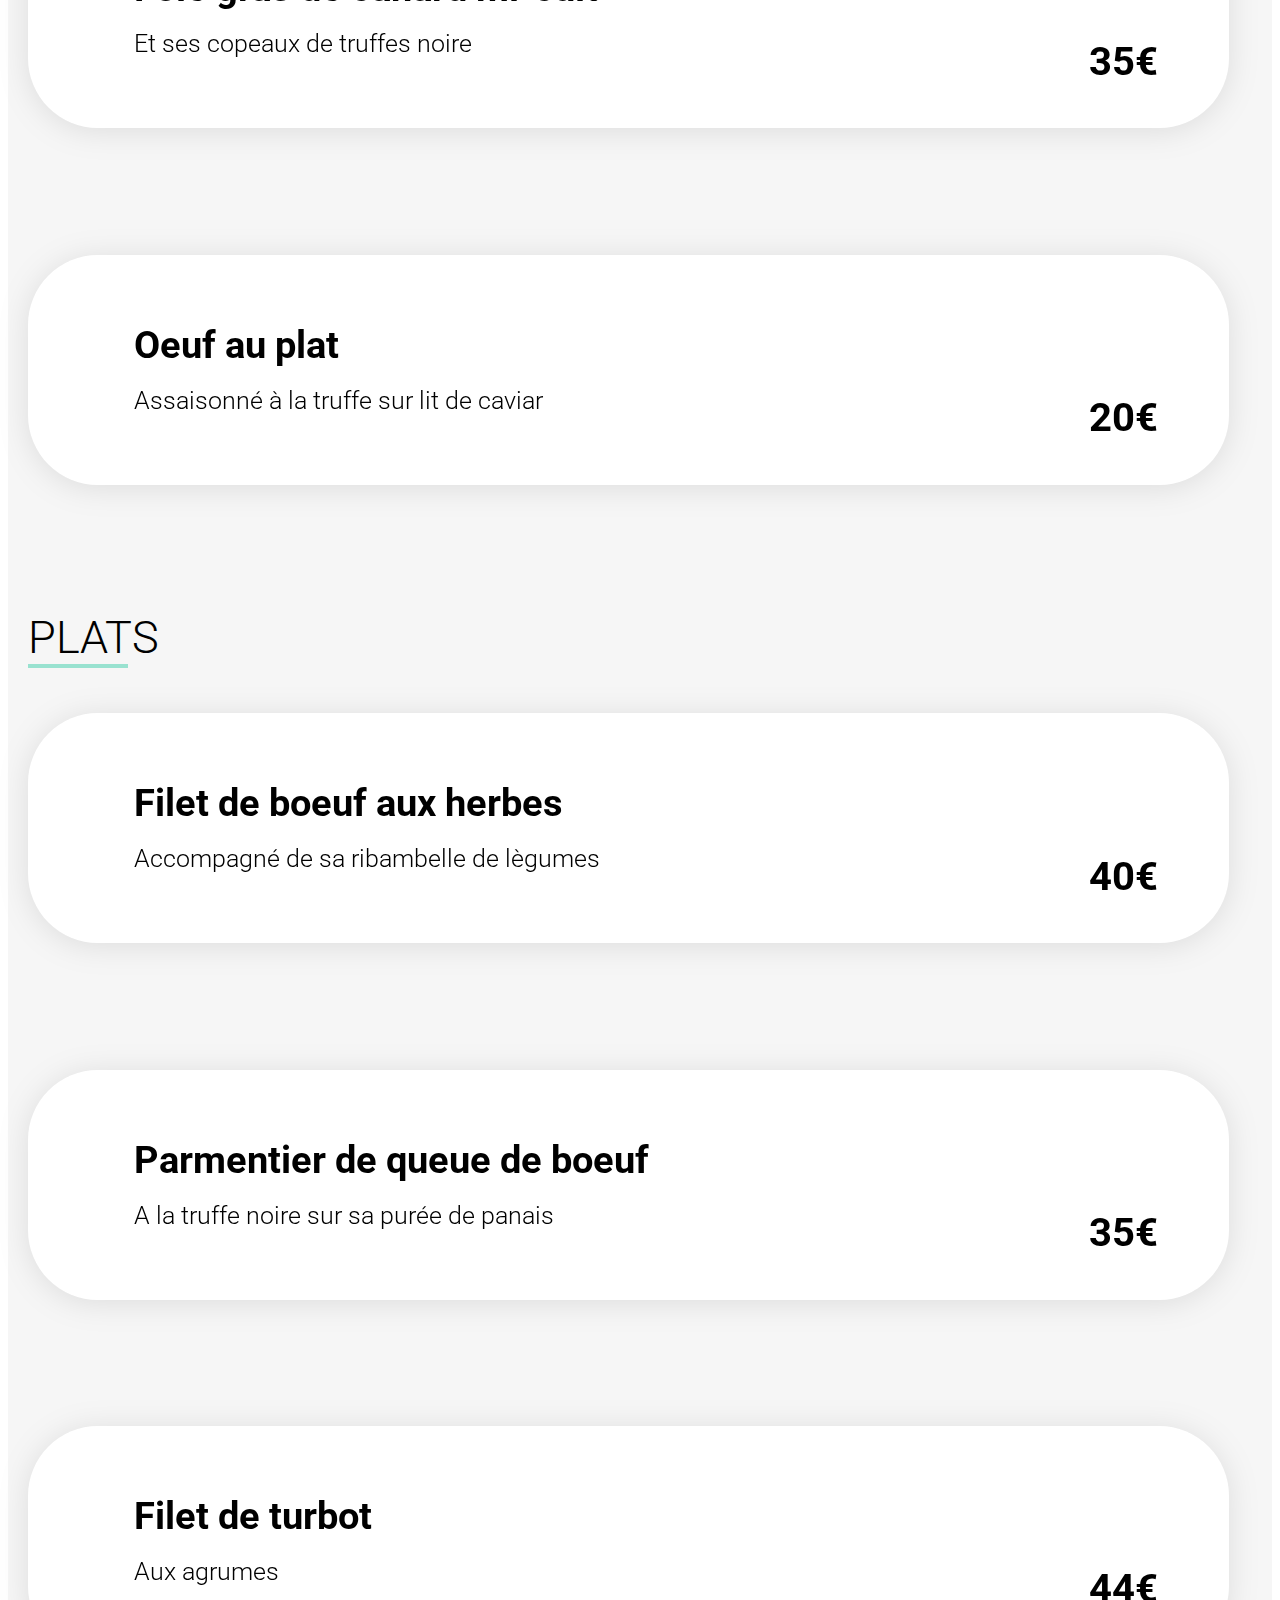
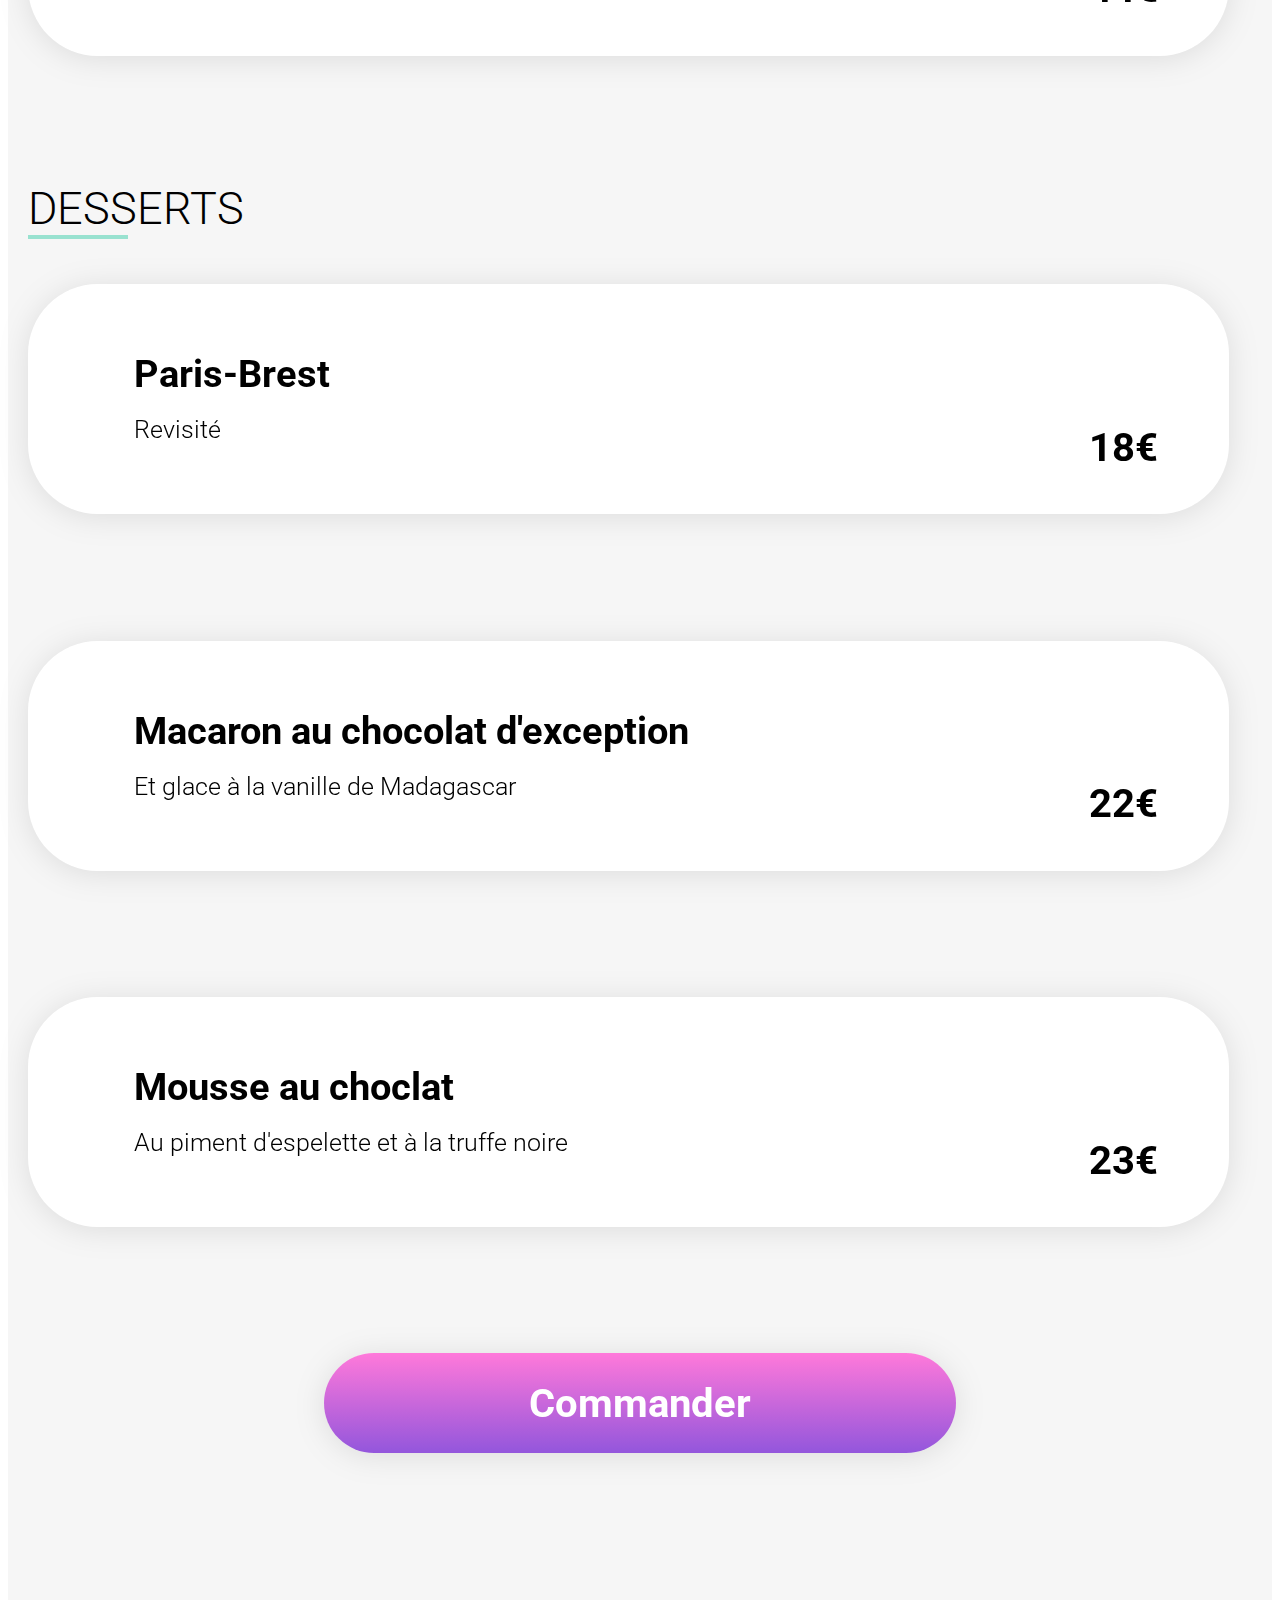
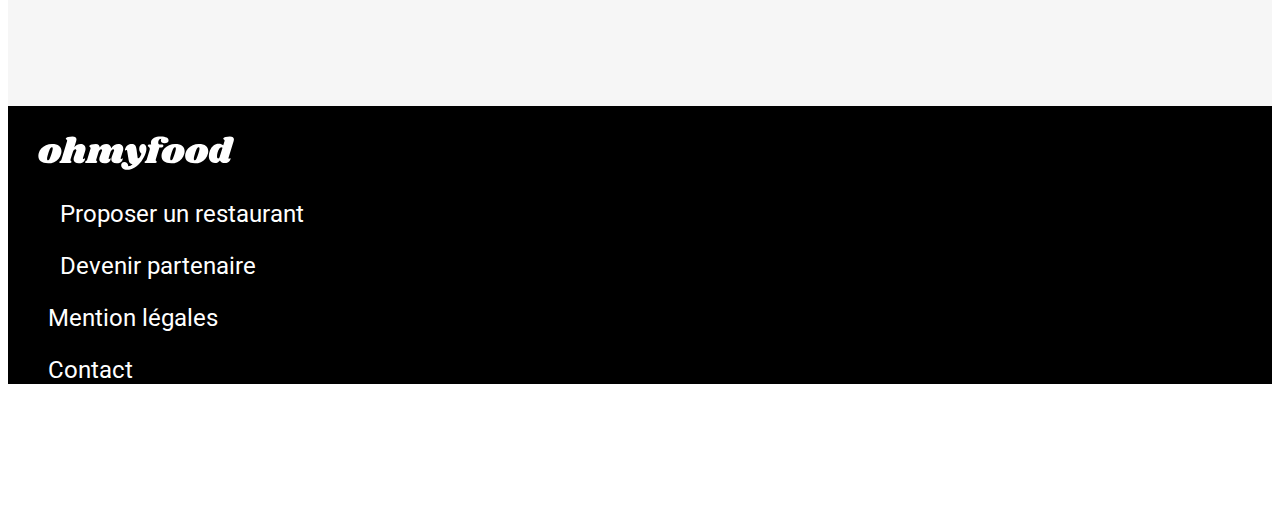
<file: menu/menu-palette-gout.html>
<!DOCTYPE html>
<html lang="fr">
<head> 
    <meta charset="UTF-8">
    <title>ohmyfood</title>
    <link href='https://fonts.googleapis.com/css?family=Shrikhand' rel='stylesheet'>
    <link rel="preconnect" href="https://fonts.googleapis.com">
    <link rel="preconnect" href="https://fonts.gstatic.com" crossorigin>
    <link href="https://fonts.googleapis.com/css2?family=Roboto:ital,wght@0,100;0,300;0,400;0,500;0,700;0,900;1,100;1,300;1,400;1,500;1,700;1,900&display=swap" rel="stylesheet">
    <link rel="stylesheet" href="https://cdnjs.cloudflare.com/ajax/libs/font-awesome/6.2.1/css/all.min.css"
         integrity="sha512-MV7K8+y+gLIBoVD59lQIYicR65iaqukzvf/nwasF0nqhPay5w/9lJmVM2hMDcnK1OnMGCdVK+iQrJ7lzPJQd1w=="
         crossorigin="anonymous" referrerpolicy="no-referrer">
    <link rel="stylesheet" href="../css/palette.css">  
</head>
<body>
<header>
    <div class="logo"><i class="fa-solid fa-arrow-left  flèche"></i><img src="../Images/logo/ohmyfood.png" alt="logo ohmyfood"/></div>
</div>
</header>
<div class="palette"><img src="../Images/restaurants/jay-wennington-N_Y88TWmGwA-unsplash.jpg" alt="Image du menu toa heftiba"/></div>  
<div class="palette-card positioned">
<div>
<h1 class="shrikhand-regular">La palette du goût  <i class="fa-regular fa-heart heart"></i></h1></div>
<p class="titre bordure roboto-regular">ENTREES</p>
<article class="carte">
 <div class="carte-content titre-plat">
<h2>Fricassée d'escargots</h2>
<p class="roboto-regular">Au piment d'Esplette</p></div>
<div class="prix">25€</div>
</article>
<article class="carte">
    <div class="carte-content">
   <h2> Foie gras de canard mi-cuit</h2>
   <p class="roboto-regular"> Et ses copeaux de truffes noire</p></div>
   <div class="prix">35€</div>
   </article>
   <article class="carte">
    <div class="carte-content">
   <h2>Oeuf au plat</h2>
   <p class="roboto-regular">Assaisonné à la truffe sur lit de caviar</p></div>
   <div class="prix">20€</div>
   </article>
<h3 class="titre bordure roboto-regular">PLATS</h3>
<article class="carte">
    <div class="carte-content">
   <h2>Filet de boeuf aux herbes</h2>
   <p class="roboto-regular">Accompagné de sa ribambelle de lègumes</p></div>
   <div class="prix">40€</div>
   </article>
<article class="carte">
    <div class="carte-content">
   <h2>Parmentier de queue de boeuf</h2>
   <p class="roboto-regular">A la truffe noire sur sa purée de panais</p></div>
   <div class="prix">35€</div>
   </article>
<article class="carte">
    <div class="carte-content">
   <h2>Filet de turbot</h2>
   <p class="roboto-regular">Aux agrumes</p></div>
   <div class="prix">44€</div>
   </article>
<h3 class="titre bordure roboto-regular">DESSERTS</h3>
<article class="carte">
    <div class="carte-content">
   <h2>Paris-Brest</h2>
   <p class="roboto-regular">Revisité</p></div>
   <div class="prix">18€</div>
   </article>
   <article class="carte">
    <div class="carte-content">
   <h2>Macaron au chocolat d'exception</h2>
   <p class="roboto-regular">Et glace à la vanille de Madagascar</p></div>
   <div class="prix">22€</div>
   </article>
   <article class="carte">
    <div class="carte-content">
   <h2>Mousse au choclat</h2>
   <p class="roboto-regular">Au piment d'espelette et à la truffe noire</p></div>
   <div class="prix">23€</div>
   </article>
<div class="button"> Commander</div>
<footer>
    <div class="footer">
    <div class="logo-footer2"><img src="../Images/logo/ohmyfood@2x.svg" alt="logo ohmyfood"/></div>
<div class="Liens" >
    <font size="5pt">
    <p><i class="fa-solid fa-utensils"></i>&nbsp; Proposer un restaurant</p>
    <p><i class="fa-solid fa-handshake-angle"></i>&nbsp; Devenir partenaire</p>
    <p>Mention légales</p>
    <p>Contact</p>
</font>
</div>
</div>
</footer>
</div>
</body>
</html>
</file>
<file: css/francaise.css>
/****** General ***********/
* {
	font-family: 'Roboto';
}
:root {
	--main-color:#9356DC ;
	--main-bg-color:#FF79DA;
	--filter-bg-color:#99E2D0;
}	
.main-container {
	margin-top: 100px;
	max-width: 767px;
	min-width: 100%;
}
.logo {
	display: flex;
    justify-content: flex-start;
	border-bottom: 50px;
	background-color: #FFFFFF;
	margin-left: 150px;
	align-items: center;
}
.bordure{
	width: 100px;
	border-bottom: 4px solid #99E2D0;
	border-top: 20px;
}
.shrikhand-regular {
	font-family: "Shrikhand", serif;
	font-weight: 400;
	font-style: normal;
}
p {
}
h1 {
}
h2 {
}
.BackGris {
	background-color: #F2F2F2;
}
.text {
	width: 100%;
	display: flex;
	flex-direction: column-reverse;
	justify-content: center;
	margin-top: 50px;
	margin-bottom: 60px;
	margin-left: 5px;
	margin-right: 5px;
	flex-wrap: wrap;
	align-content: center;
	text-align: center;
}
.button {
    width: 60%;
	height: 120px;	
	display: flex;
	filter: drop-shadow(0px 3px 15px rgba(0, 0, 0, 0.1));
	border-radius: 60px 60px 60px 60px;
	border: 0.05em black;
	background: rgb(147,86,220);
	background: rgb(255,121,218);
	background: linear-gradient(180deg, rgba(255,121,218,1) 0%, rgba(147,86,220,1) 100%);
	font-weight: bold;
	justify-content:center ;
	align-content: center;
	align-items: center;
	margin-left: 20%;
	margin-right: 5%;
	font-size: 40px;
	color: white;
}
.titre {
	font-size: 45px;
	font-weight: extra-light(200);
	margin-top: 60px;
	margin-left: 20px;
	text-decoration-line: underline #99E2D0;
}
.footer {
	width: 100%;
	height: 100%;
	background-color: black;
}
.logo-footer2{
	padding-top: 30px;
	display: flex;
    margin-top: 20%;
	padding-top: 20px;
    justify-content: flex-start;
	margin-left: 30px;
	font-weight: 400;
	color:#FFFFFF;
	filter: invert(100%) sepia(100%) saturate(0%) hue-rotate(255deg) brightness(102%) contrast(101%);
}
.Liens{
	margin-left: 40px;
	margin-top: 30px;
	color: white;
	font-size: 15px;
}
.palette img{
	width: 100%;
	height: 100%;
	object-fit: cover;
}
.palette-card{
	width: 100%;
	height: 100%;
	border-radius: 45px 45px 0px 0px;
	background-color: #F6F6F6;
	position: static;
}
.button {
    width: 50%;
	height: 100px;	
	display: flex;
	filter: drop-shadow(0px 3px 15px rgba(0, 0, 0, 0.1));
	border-radius: 60px 60px 60px 60px;
	border: 0.05em black;
	background: rgb(147,86,220);
	background: rgb(255,121,218);
	background: linear-gradient(180deg, rgba(255,121,218,1) 0%, rgba(147,86,220,1) 100%);
	font-weight: bold;
	justify-content:center ;
	align-content: center;
	align-items: center;
	margin-left: 25%;
	margin-right: 5%;
	font-size: 40px;
	color: white;
	margin-bottom: 50px;
}
.positioned{
	position: relative;
	top: -105px;
}
.carte{
    width: 95%;
	height: 230px;	
	display: flex;
    background-color:white;
	border: 0.05em black;
	filter: drop-shadow(0px 3px 15px rgba(0, 0, 0, 0.1));
    border-radius: 70px 70px 70px 70px;
	margin-bottom: 10%;
	justify-content:center ;
	font-weight: bold;
	align-content: center;
	align-items: center;
	margin-left: 20px;	
}
.carte-content{
	width: 80%;
	padding-left: 5px;
	display: flex;
	align-items: flex-start;
	flex-direction: column;
	justify-content: center;
	box-sizing: border-box;
    margin-left: 30px;
    font-size: 25px;
	line-height: 0em;
}
.prix{
	display: flex;
    font-size: 40px;
    margin-top: 96px;
}
.flèche{
	width: 70px;
	margin-left: -119px;
    margin-right: 235px;
	font-size: 50px;
}
.palette-titre{
	font-size: 70px;
	margin-left: 25px;
	border-top:40px; 
}
.shrikhand-regular {
	font-family: Shrikhand;
    font-size: 60px;
    font-style: italic;
    font-weight: 400;
    line-height: 120px;
    text-align: left;
	margin-left: 20px;
	position: relative;
}
.heart{
	border: 0.05em black;
	margin-left: 370px;
}
.titre-plat{
	font-size: 35px;
	line-height: 18.75px;
}
.roboto-regular {
	font-family: "Roboto", serif;
	font-weight: 300;
	font-style: normal;
}
</file>
<file: css/delice.css>
/****** General ***********/
* {
	font-family: 'Roboto';
}
:root {
	--main-color:#9356DC ;
	--main-bg-color:#FF79DA;
	--filter-bg-color:#99E2D0;
}	
.main-container {
	margin-top: 100px;
	max-width: 767px;
	min-width: 100%;
}
.logo {
	display: flex;
    justify-content: flex-start;
	border-bottom: 50px;
	background-color: #FFFFFF;
	margin-left: 150px;
	align-items: center;
}
.bordure{
	width: 100px;
	border-bottom: 4px solid #99E2D0;
	border-top: 20px;
}
.shrikhand-regular {
	font-family: "Shrikhand", serif;
	font-weight: 400;
	font-style: normal;
}
p {
}
h1 {
}
h2 {
}
.BackGris {
	background-color: #F2F2F2;
}
.text {
	width: 100%;
	display: flex;
	flex-direction: column-reverse;
	justify-content: center;
	margin-top: 50px;
	margin-bottom: 60px;
	margin-left: 5px;
	margin-right: 5px;
	flex-wrap: wrap;
	align-content: center;
	text-align: center;
}
.button {
    width: 60%;
	height: 120px;	
	display: flex;
	filter: drop-shadow(0px 3px 15px rgba(0, 0, 0, 0.1));
	border-radius: 60px 60px 60px 60px;
	border: 0.05em black;
	background: rgb(147,86,220);
	background: rgb(255,121,218);
	background: linear-gradient(180deg, rgba(255,121,218,1) 0%, rgba(147,86,220,1) 100%);
	font-weight: bold;
	justify-content:center ;
	align-content: center;
	align-items: center;
	margin-left: 20%;
	margin-right: 5%;
	font-size: 40px;
	color: white;
}

.titre {
	font-size: 45px;
	font-weight: extra-light(200);
	margin-top: 60px;
	margin-left: 20px;
	text-decoration-line: underline #99E2D0;

}
.footer {
	width: 100%;
	height: 100%;
	background-color: black;
}
.logo-footer2{
	display: flex;
    margin-top: 20%;
	padding-top: 28px;
    justify-content: flex-start;
	margin-left: 30px;
	font-weight: 400;
	color:#FFFFFF;
	filter: invert(100%) sepia(100%) saturate(0%) hue-rotate(255deg) brightness(102%) contrast(101%);
}
.Liens{
	margin-left: 40px;
	margin-top: 30px;
	color: white;
	font-size: 15px;
}
  .palette img{
	width: 100%;
	height: 100%;
	object-fit: cover;
  }
  .palette-card{
	width: 100%;
	height: 100%;
	border-radius: 45px 45px 0px 0px;
	background-color: #F6F6F6;
	position: static;
  }
  .button {
    width: 50%;
	height: 100px;	
	display: flex;
	filter: drop-shadow(0px 3px 15px rgba(0, 0, 0, 0.1));
	border-radius: 60px 60px 60px 60px;
	border: 0.05em black;
	background: rgb(147,86,220);
	background: rgb(255,121,218);
	background: linear-gradient(180deg, rgba(255,121,218,1) 0%, rgba(147,86,220,1) 100%);
	font-weight: bold;
	justify-content:center ;
	align-content: center;
	align-items: center;
	margin-left: 25%;
	margin-right: 5%;
	font-size: 40px;
	color: white;
	margin-bottom: 50px;
}
.positioned{
	position: relative;
	top: -105px;
}
.carte{
    width: 95%;
	height: 230px;	
	display: flex;
    background-color:white;
	border: 0.05em black;
	filter: drop-shadow(0px 3px 15px rgba(0, 0, 0, 0.1));
    border-radius: 70px 70px 70px 70px;
	margin-bottom: 10%;
	justify-content:center ;
	font-weight: bold;
	align-content: center;
	align-items: center;
	margin-left: 20px;
	
}
.carte-content{
	width: 80%;
	padding-left: 5px;
	display: flex;
	align-items: flex-start;
	flex-direction: column;
	justify-content: center;
	box-sizing: border-box;
    margin-left: 30px;
    font-size: 25px;
	line-height: 0em;
}
.prix{
	display: flex;
    font-size: 40px;
    margin-top: 96px;
}
.flèche{
	width: 70px;
	margin-left: -119px;
    margin-right: 235px;
	font-size: 50px;
}
.palette-titre{
	font-size: 70px;
	margin-left: 25px;
	border-top:40px; 
}
.shrikhand-regular {
	font-family: Shrikhand;
    font-size: 60px;
    font-style: italic;
    font-weight: 400;
    line-height: 120px;
    text-align: left;
	margin-left: 20px;
	position: relative;
  }
  .heart{
	margin-left:255px ;
  }
.titre-plat{
	font-family: Roboto;
	
	line-height: 18.75px;
}
.roboto-regular {
	font-family: "Roboto", serif;
	font-weight: 300;
	font-style: normal;
  }
</file>
<file: css/note.css>
/****** General ***********/
* {
	font-family: 'Roboto';
}
:root {
	--main-color:#9356DC ;
	--main-bg-color:#FF79DA;
	--filter-bg-color:#99E2D0;
}	
.main-container {
	margin-top: 100px;
	max-width: 767px;
	min-width: 100%;
}
.logo {
	display: flex;
    justify-content: flex-start;
	border-bottom: 50px;
	background-color: #FFFFFF;
	margin-left: 150px;
	align-items: center;
}
.shrikhand-regular {
	font-family: "Shrikhand", serif;
	font-weight: 400;
	font-style: normal;
}
p {
}
h1 {
}
h2 {
}
.BackGris {
	background-color: #F2F2F2;
}
.bordure{
	width: 100px;
	border-bottom: 4px solid #99E2D0;
	border-top: 20px;
}
.text {
	width: 100%;
	display: flex;
	flex-direction: column-reverse;
	justify-content: center;
	margin-top: 50px;
	margin-bottom: 60px;
	margin-left: 5px;
	margin-right: 5px;
	flex-wrap: wrap;
	align-content: center;
	text-align: center;
}
.button {
    width: 60%;
	height: 120px;	
	display: flex;
	filter: drop-shadow(0px 3px 15px rgba(0, 0, 0, 0.1));
	border-radius: 60px 60px 60px 60px;
	border: 0.05em black;
	background: rgb(147,86,220);
	background: rgb(255,121,218);
	background: linear-gradient(180deg, rgba(255,121,218,1) 0%, rgba(147,86,220,1) 100%);
	font-weight: bold;
	justify-content:center ;
	align-content: center;
	align-items: center;
	margin-left: 20%;
	margin-right: 5%;
	font-size: 40px;
	color: white;
}

.titre {
	font-size: 45px;
	font-weight: extra-light(200);
	margin-top: 60px;
	margin-left: 20px;
	text-decoration-line: underline #99E2D0;

}
.footer {
	width: 100%;
	height: 100%;
	background-color: black;
}
.logo-footer2{
	padding-top: 30px;
	display: flex;
    margin-top: 20%;
	padding-top: 20px;
    justify-content: flex-start;
	margin-left: 30px;
	font-weight: 400;
	color:#FFFFFF;
	filter: invert(100%) sepia(100%) saturate(0%) hue-rotate(255deg) brightness(102%) contrast(101%);
}
.Liens{
	margin-left: 40px;
	margin-top: 30px;
	color: white;
	font-size: 15px;
}
  .palette img{
	width: 100%;
	height: 100%;
	object-fit: cover;
  }
  .palette-card{
	width: 100%;
	height: 100%;
	border-radius: 45px 45px 0px 0px;
	background-color: #F6F6F6;
  }
  .button {
    width: 50%;
	height: 100px;	
	display: flex;
	filter: drop-shadow(0px 3px 15px rgba(0, 0, 0, 0.1));
	border-radius: 60px 60px 60px 60px;
	border: 0.05em black;
	background: rgb(147,86,220);
	background: rgb(255,121,218);
	background: linear-gradient(180deg, rgba(255,121,218,1) 0%, rgba(147,86,220,1) 100%);
	font-weight: bold;
	justify-content:center ;
	align-content: center;
	align-items: center;
	margin-left: 25%;
	margin-right: 5%;
	font-size: 40px;
	color: white;
	margin-bottom: 50px;
}
.positioned{
	position: relative;
	top: -383px;
}
.carte{
    width: 95%;
	height: 230px;	
	display: flex;
    background-color:white;
	border: 0.05em black;
	filter: drop-shadow(0px 3px 15px rgba(0, 0, 0, 0.1));
    border-radius: 70px 70px 70px 70px;
	margin-bottom: 10%;
	justify-content:center ;
	font-weight: bold;
	align-content: center;
	align-items: center;
	margin-left: 20px;
	
}
.carte-content{
	width: 80%;
	padding-left: 5px;
	display: flex;
	align-items: flex-start;
	flex-direction: column;
	justify-content: center;
	box-sizing: border-box;
    margin-left: 30px;
    font-size: 25px;
	line-height: 0em;
}
.prix{
	display: flex;
    font-size: 40px;
    margin-top: 96px;
}
.flèche{
	width: 70px;
	margin-left: -119px;
    margin-right: 235px;
	font-size: 50px;
}
.palette-titre{
	font-size: 70px;
	margin-left: 25px;
	border-top:40px; 
}
.shrikhand-regular {
	font-family: Shrikhand;
    font-size: 60px;
    font-style: italic;
    font-weight: 400;
    line-height: 120px;
    text-align: left;
	margin-left: 20px;
	position: relative;
  }
  .heart{
	margin-left:255px ;
  }
.titre-plat{
	font-family: Roboto;
	
	line-height: 18.75px;
}
.roboto-regular {
	font-family: "Roboto", serif;
	font-weight: 300;
	font-style: normal;
  }
</file>
<file: css/palette.css>
/****** General ***********/
* {
	font-family: 'Roboto';
}
:root {
	--main-color:#9356DC ;
	--main-bg-color:#FF79DA;
	--filter-bg-color:#99E2D0;
}	
.main-container {
	margin-top: 100px;
	max-width: 767px;
	min-width: 100%;
}
.logo {
	display: flex;
    justify-content: flex-start;
	border-bottom: 50px;
	background-color: #FFFFFF;
	margin-left: 150px;
	align-items: center;
}
.shrikhand-regular {
	font-family: "Shrikhand", serif;
	font-weight: 400;
	font-style: normal;
}
p {
}
h1 {
}
h2 {
}
.BackGris {
	background-color: #F2F2F2;
}
.text {
	width: 100%;
	display: flex;
	flex-direction: column-reverse;
	justify-content: center;
	margin-top: 50px;
	margin-bottom: 60px;
	margin-left: 5px;
	margin-right: 5px;
	flex-wrap: wrap;
	align-content: center;
	text-align: center;
}
.button {
    width: 60%;
	height: 120px;	
	display: flex;
	filter: drop-shadow(0px 3px 15px rgba(0, 0, 0, 0.1));
	border-radius: 60px 60px 60px 60px;
	border: 0.05em black;
	background: rgb(147,86,220);
	background: rgb(255,121,218);
	background: linear-gradient(180deg, rgba(255,121,218,1) 0%, rgba(147,86,220,1) 100%);
	font-weight: bold;
	justify-content:center ;
	align-content: center;
	align-items: center;
	margin-left: 20%;
	margin-right: 5%;
	font-size: 40px;
	color: white;
}
.bordure{
	width: 100px;
	border-bottom: 4px solid #99E2D0;
	border-top: 20px;
}
.titre {
	font-size: 45px;
	font-weight: extra-light(200);
	margin-top: 60px;
	margin-left: 20px;
	text-decoration-line: underline #99E2D0;

}
.footer {
	width: 100%;
	height: 100%;
	background-color: black;
}
.logo-footer2{
	display: flex;
    margin-top: 20%;
    justify-content: flex-start;
	margin-left: 30px;
	padding-top: 30px;
	font-weight: 400;
	color:#FFFFFF;
	position: 50px;
	filter: invert(100%) sepia(100%) saturate(0%) hue-rotate(255deg) brightness(102%) contrast(101%);
}
.Liens{
	margin-left: 40px;
	margin-top: 30px;
	color: white;
	font-size: 15px;
}
  .palette img{
	width: 100%;
	height: 100%;
	object-fit: cover;
  }
  .palette-card{
	width: 100%;
	height: 100%;
	border-radius: 45px 45px 0px 0px;
	background-color: #F6F6F6;
	position: static;
  }
  .button {
    width: 50%;
	height: 100px;	
	display: flex;
	filter: drop-shadow(0px 3px 15px rgba(0, 0, 0, 0.1));
	border-radius: 60px 60px 60px 60px;
	border: 0.05em black;
	background: rgb(147,86,220);
	background: rgb(255,121,218);
	background: linear-gradient(180deg, rgba(255,121,218,1) 0%, rgba(147,86,220,1) 100%);
	font-weight: bold;
	justify-content:center ;
	align-content: center;
	align-items: center;
	margin-left: 25%;
	margin-right: 5%;
	font-size: 40px;
	color: white;
	margin-bottom: 50px;
}
.positioned{
	position: relative;
	top: -105px;
}
.carte{
    width: 95%;
	height: 230px;	
	display: flex;
    background-color:white;
	border: 0.05em black;
	filter: drop-shadow(0px 3px 15px rgba(0, 0, 0, 0.1));
    border-radius: 70px 70px 70px 70px;
	margin-bottom: 10%;
	justify-content:center ;
	font-weight: bold;
	align-content: center;
	align-items: center;
	margin-left: 20px;
	
}
.carte-content{
	width: 80%;
	padding-left: 5px;
	display: flex;
	align-items: flex-start;
	flex-direction: column;
	justify-content: center;
	box-sizing: border-box;
    margin-left: 30px;
    font-size: 25px;
	line-height: 0em;
}
.prix{
	display: flex;
    font-size: 40px;
    margin-top: 96px;
}
.flèche{
	width: 70px;
	margin-left: -119px;
    margin-right: 235px;
	font-size: 50px;
}
.palette-titre{
	font-size: 70px;
	margin-left: 25px;
	border-top:40px; 
}
.shrikhand-regular {
	font-family: Shrikhand;
    font-size: 60px;
    font-style: italic;
    font-weight: 400;
    line-height: 120px;
    text-align: left;
	margin-left: 20px;
	position: relative;
  }
  .heart{
	margin-left:255px ;
  }
.titre-plat{
	font-family: Roboto;
	
	line-height: 18.75px;
}
.roboto-regular {
	font-family: "Roboto", serif;
	font-weight: 300;
	font-style: normal;
  }
</file>
